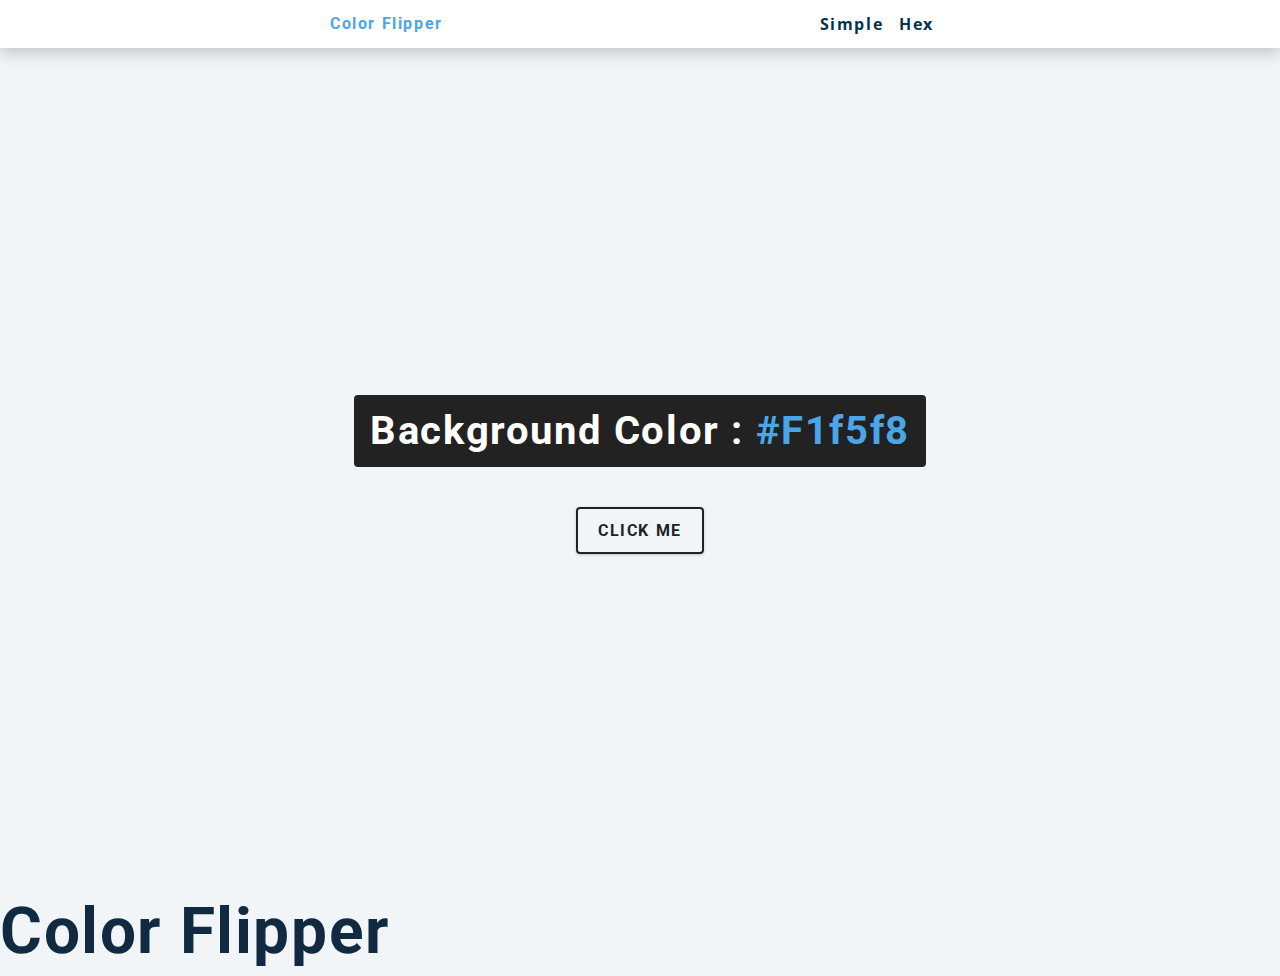
<file: Color_flipper_JS/Color_flipper_project/index.html>
<!DOCTYPE html>
<html lang="en">
  <head>
    <meta charset="UTF-8" />
    <meta name="viewport" content="width=device-width, initial-scale=1.0" />
    <title>Color Flipper || Simple</title>

    <!-- styles -->
    <link rel="stylesheet" href="styles.css" />
  </head>
  <body>
    <nav>
      <div class="nav-center">
        <h4>Color Flipper</h4>
        <ul class="nav-links">
          <li>
            <a href="index.html">Simple</a>
          </li>
          <li>
            <a href="hex.html">Hex </a>
          </li>
        </ul>
      </div>
    </nav>
    <main>
      <div class="container">
        <h2>Background Color : <span class="color">
         #f1f5f8
        </span> </h2>
        <button class="btn btn-hero" id="btn">click me</button>
      </div>
    </main>
    <h1>color flipper</h1>
    <!-- javascript -->
    <script src="color1.js"></script>
  </body>
</html>
</file>
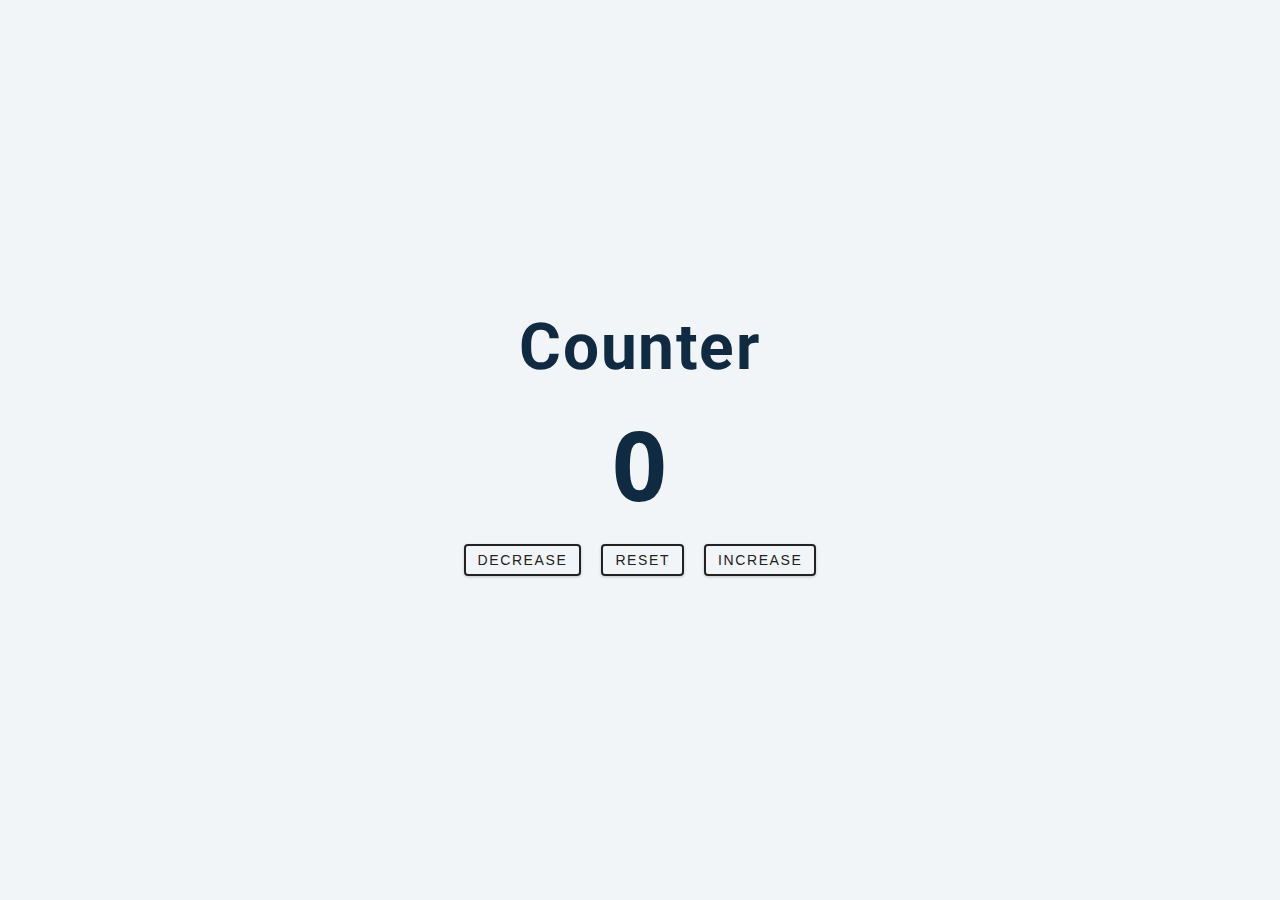
<file: Counter_JS/Counter_JS/index.html>
<!DOCTYPE html>
<html lang="en">
  <head>
    <meta charset="UTF-8" />
    <meta name="viewport" content="width=device-width, initial-scale=1.0" />
    <title>Counter</title>

    <!-- styles -->
    <link rel="stylesheet" href="style.css" />
  </head>
  <body>
    <main>
        <div class="container">
            <h1>
                Counter
            </h1>
            <span id="value">0</span>
            <div class="button-container">
                <button class="btn decrease">Decrease</button>
                <button class="btn reset">Reset</button>
                <button class="btn increase">Increase</button>
            </div>
        </div>
    </main>
    <!-- javascript -->
    <script src="counter.js"></script>
  </body>
</html>
</file>
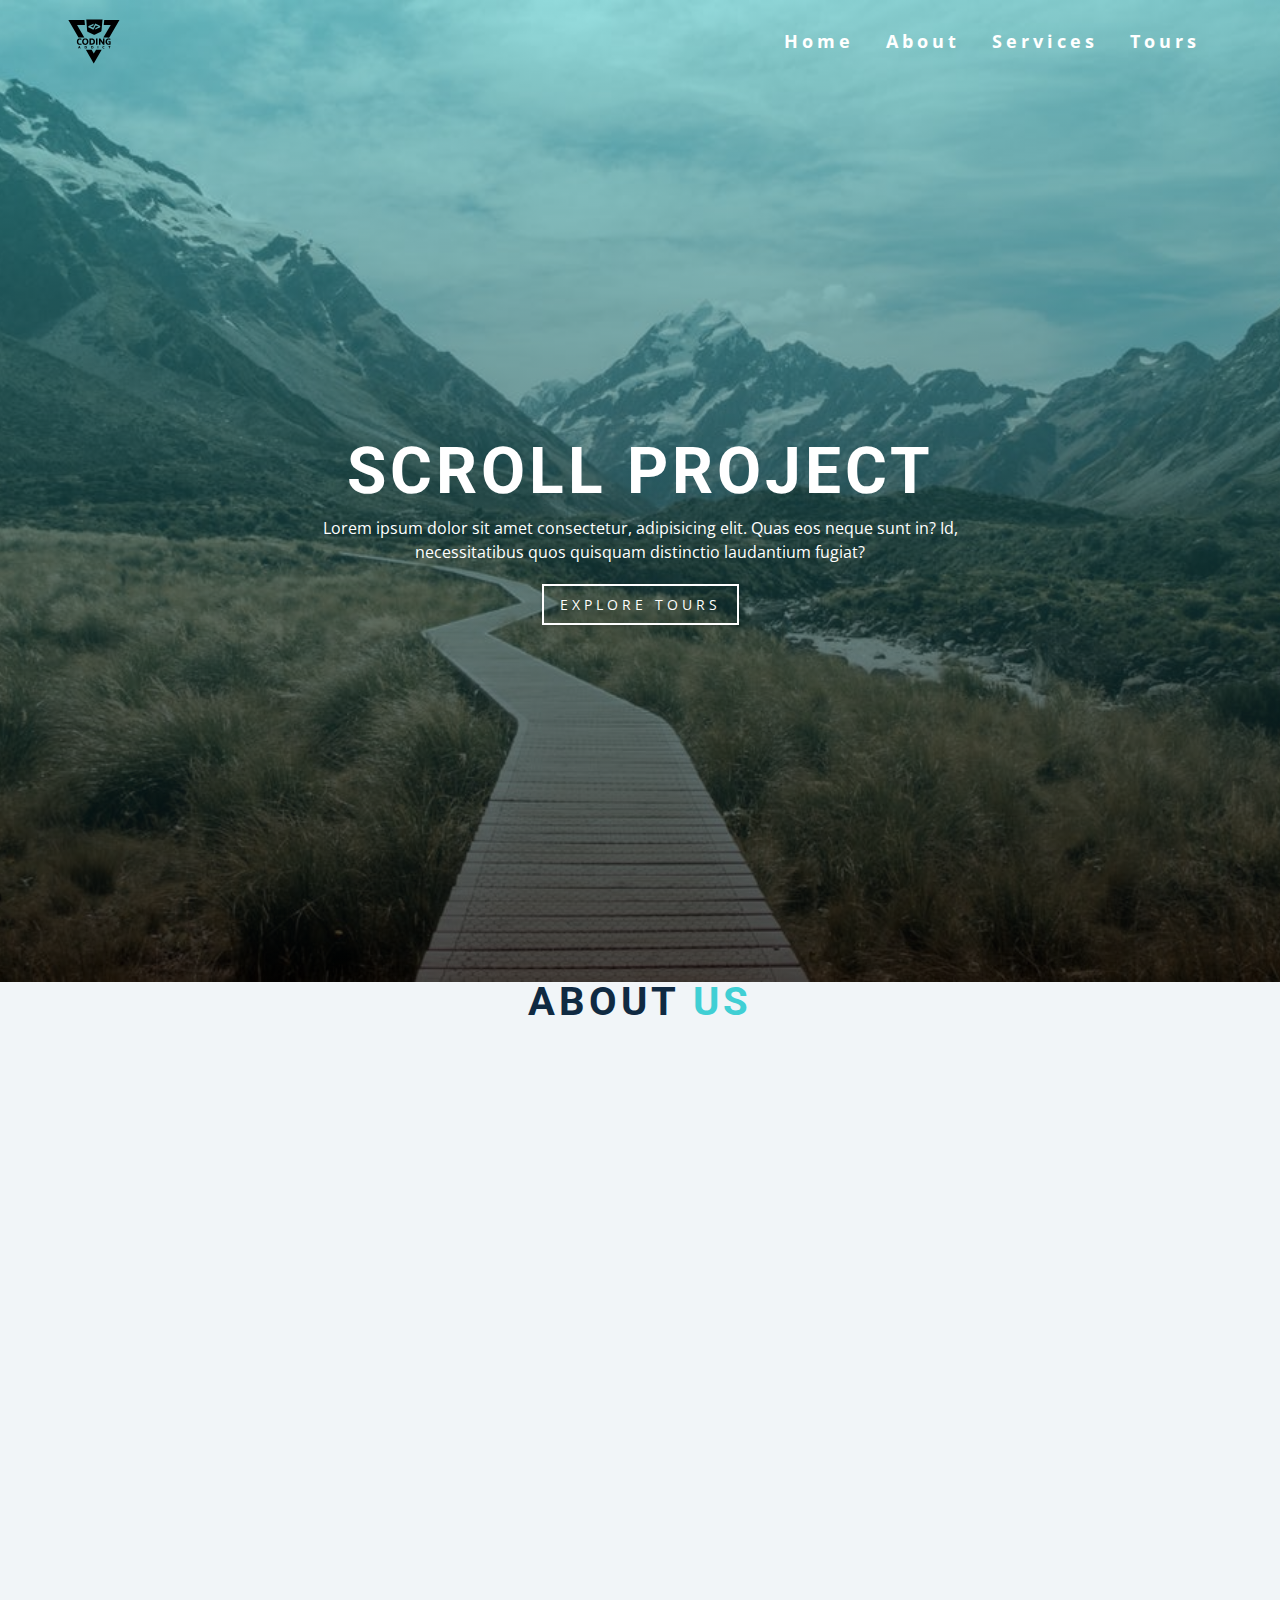
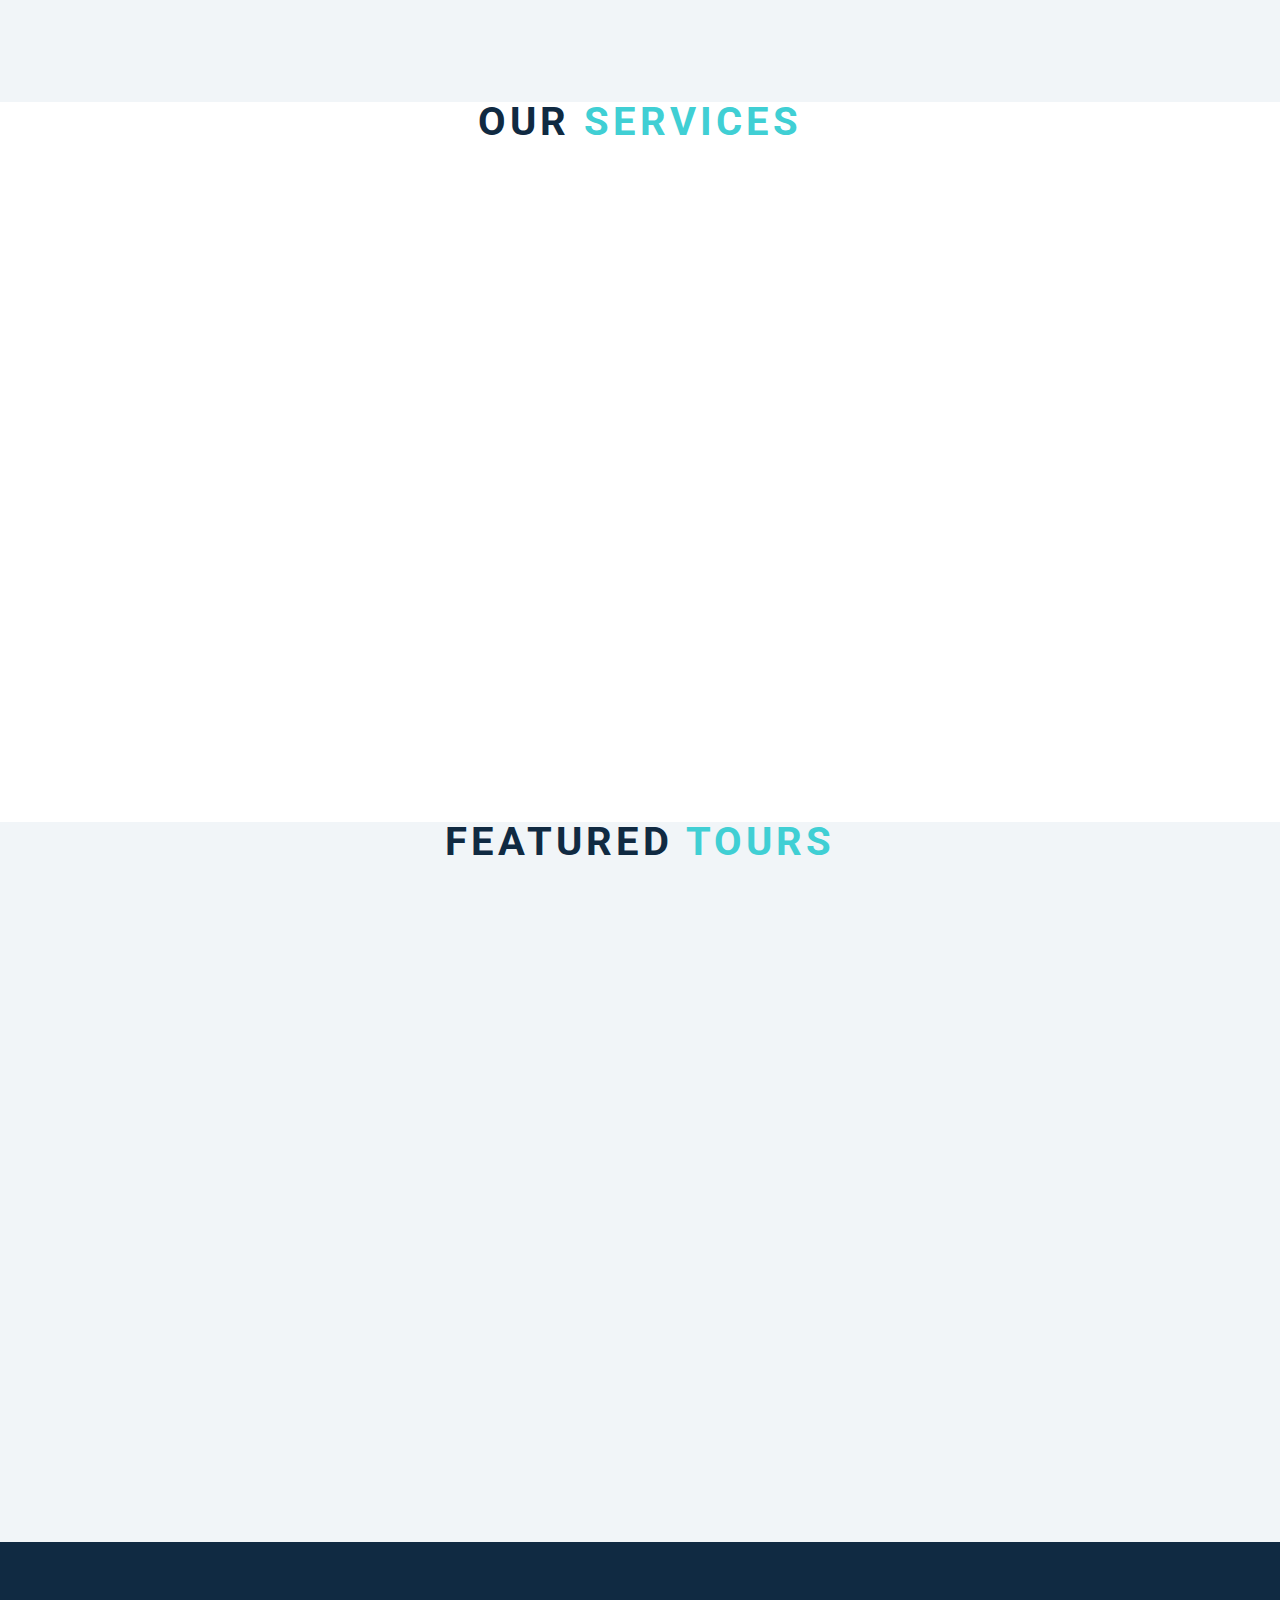
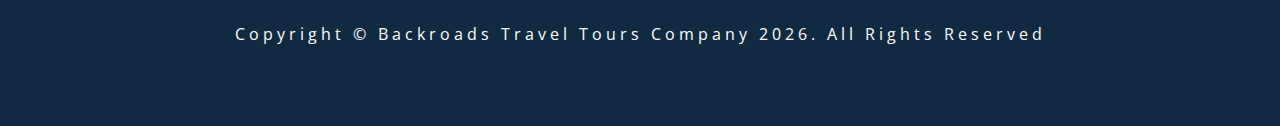
<file: Scroll_JS/Scroll_JS/index.html>
<!DOCTYPE html>
<html lang="en">
  <head>
    <meta charset="UTF-8" />
    <meta name="viewport" content="width=device-width, initial-scale=1.0" />
    <title>Scroll</title>
    <!-- font-awesome -->
    <link
      rel="stylesheet"
      href="https://cdnjs.cloudflare.com/ajax/libs/font-awesome/5.14.0/css/all.min.css"
    />
    <!-- styles -->
    <link rel="stylesheet" href="styles.css" />
  </head>
  <body>
    <header id="home">
      <!-- navbar -->
      <nav id="nav">
        <div class="nav-center">
          <!-- nav header -->
          <div class="nav-header">
            <img src="./logo.svg" class="logo" alt="logo" />
            <button class="nav-toggle">
              <i class="fas fa-bars"></i>
            </button>
          </div>
          <!-- links -->
          <div class="links-container">
            <ul class="links">
              <li>
                <a href="#home" class="scroll-link">home</a>
              </li>
              <li>
                <a href="#about" class="scroll-link">about</a>
              </li>
              <li>
                <a href="#services" class="scroll-link">services</a>
              </li>
              <li>
                <a href="#tours" class="scroll-link">tours</a>
              </li>
            </ul>
          </div>
        </div>
      </nav>
      <!-- banner -->
      <div class="banner">
        <div class="container">
          <h1>scroll project</h1>
          <p>
            Lorem ipsum dolor sit amet consectetur, adipisicing elit. Quas eos
            neque sunt in? Id, necessitatibus quos quisquam distinctio
            laudantium fugiat?
          </p>
          <a href="#tours" class="scroll-link btn btn-white">explore tours</a>
        </div>
      </div>
    </header>
    <!-- about -->
    <section id="about" class="section">
      <div class="title">
        <h2>about <span>us</span></h2>
      </div>
    </section>
    <!-- services -->
    <section id="services" class="section">
      <div class="title">
        <h2>our <span>services</span></h2>
      </div>
    </section>
    <!-- contact -->
    <section id="tours" class="section">
      <div class="title">
        <h2>featured <span>tours</span></h2>
      </div>
    </section>
    <!-- footer -->
    <footer class="section">
      <p>
        copyright &copy; backroads travel tours company
        <span id="date"></span>. all rights reserved
      </p>
    </footer>
    <a class="scroll-link top-link" href="#home">
      <i class="fas fa-arrow-up"></i>
    </a>
    <!-- javascript -->
    <script src="app.js"></script>
  </body>
</html>
</file>
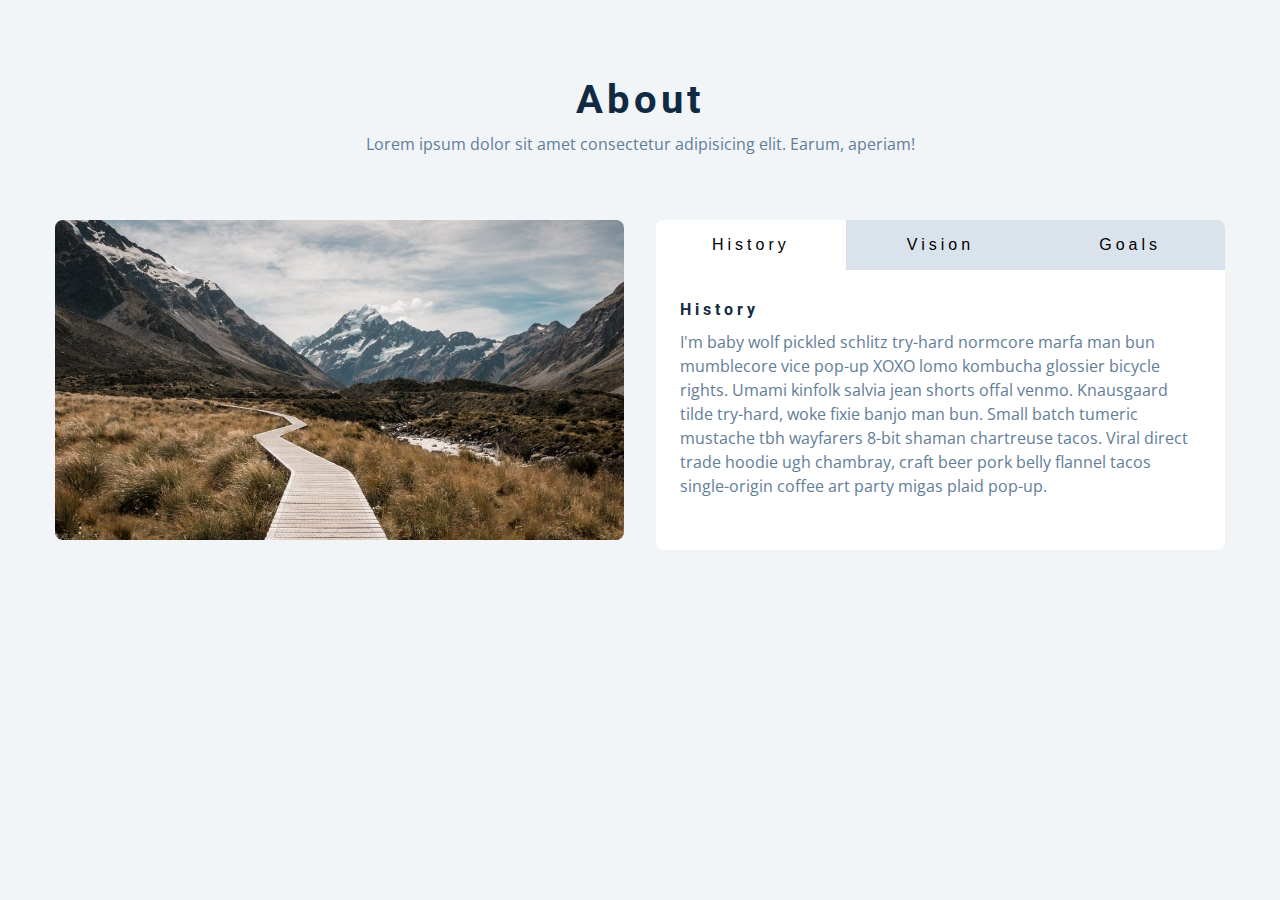
<file: Tabs_JS/Tab_JS/index.html>
<!DOCTYPE html>
<html lang="en">
  <head>
    <meta charset="UTF-8" />
    <meta name="viewport" content="width=device-width, initial-scale=1.0" />
    <title>Tabs</title>

    <!-- styles -->
    <link rel="stylesheet" href="styles.css" />
  </head>
  <body>
    <section class="section">
      <div class="title">
        <h2>about</h2>
        <p>
          Lorem ipsum dolor sit amet consectetur adipisicing elit. Earum,
          aperiam!
        </p>
      </div>

      <div class="about-center section-center">
        <article class="about-img">
          <img src="./hero-bcg.jpeg" alt="" />
        </article>
        <article class="about">
          <!-- btn container -->
          <div class="btn-container">
            <button class="tab-btn active" data-id="history">history</button>
            <button class="tab-btn" data-id="vision">vision</button>
            <button class="tab-btn" data-id="goals">goals</button>
          </div>
          <div class="about-content">
            <!-- single item -->
            <div class="content active" id="history">
              <h4>history</h4>
              <p>
                I'm baby wolf pickled schlitz try-hard normcore marfa man bun
                mumblecore vice pop-up XOXO lomo kombucha glossier bicycle
                rights. Umami kinfolk salvia jean shorts offal venmo. Knausgaard
                tilde try-hard, woke fixie banjo man bun. Small batch tumeric
                mustache tbh wayfarers 8-bit shaman chartreuse tacos. Viral
                direct trade hoodie ugh chambray, craft beer pork belly flannel
                tacos single-origin coffee art party migas plaid pop-up.
              </p>
            </div>
            <!-- end of single item -->
            <!-- single item -->
            <div class="content" id="vision">
              <h4>vision</h4>
              <p>
                Man bun PBR&B keytar copper mug prism, hell of helvetica. Synth
                crucifix offal deep v hella biodiesel. Church-key listicle
                polaroid put a bird on it chillwave palo santo enamel pin,
                tattooed meggings franzen la croix cray. Retro yr aesthetic four
                loko tbh helvetica air plant, neutra palo santo tofu mumblecore.
                Hoodie bushwick pour-over jean shorts chartreuse shabby chic.
                Roof party hammock master cleanse pop-up truffaut, bicycle
                rights skateboard affogato readymade sustainable deep v
                live-edge schlitz narwhal.
              </p>
              <ul>
                <li>list item</li>
                <li>list item</li>
                <li>list item</li>
              </ul>
            </div>
            <!-- end of single item -->
            <!-- single item -->
            <div class="content" id="goals">
              <h4>goals</h4>
              <p>
                Chambray authentic truffaut, kickstarter brunch taxidermy vape
                heirloom four dollar toast raclette shoreditch church-key.
                Poutine etsy tote bag, cred fingerstache leggings cornhole
                everyday carry blog gastropub. Brunch biodiesel sartorial mlkshk
                swag, mixtape hashtag marfa readymade direct trade man braid
                cold-pressed roof party. Small batch adaptogen coloring book
                heirloom. Letterpress food truck hammock literally hell of wolf
                beard adaptogen everyday carry. Dreamcatcher pitchfork yuccie,
                banh mi salvia venmo photo booth quinoa chicharrones.
              </p>
            </div>
            <!-- end of single item -->
          </div>
        </article>
      </div>
    </section>
    <!-- javascript -->
    <script src="app.js"></script>
  </body>
</html>
</file>
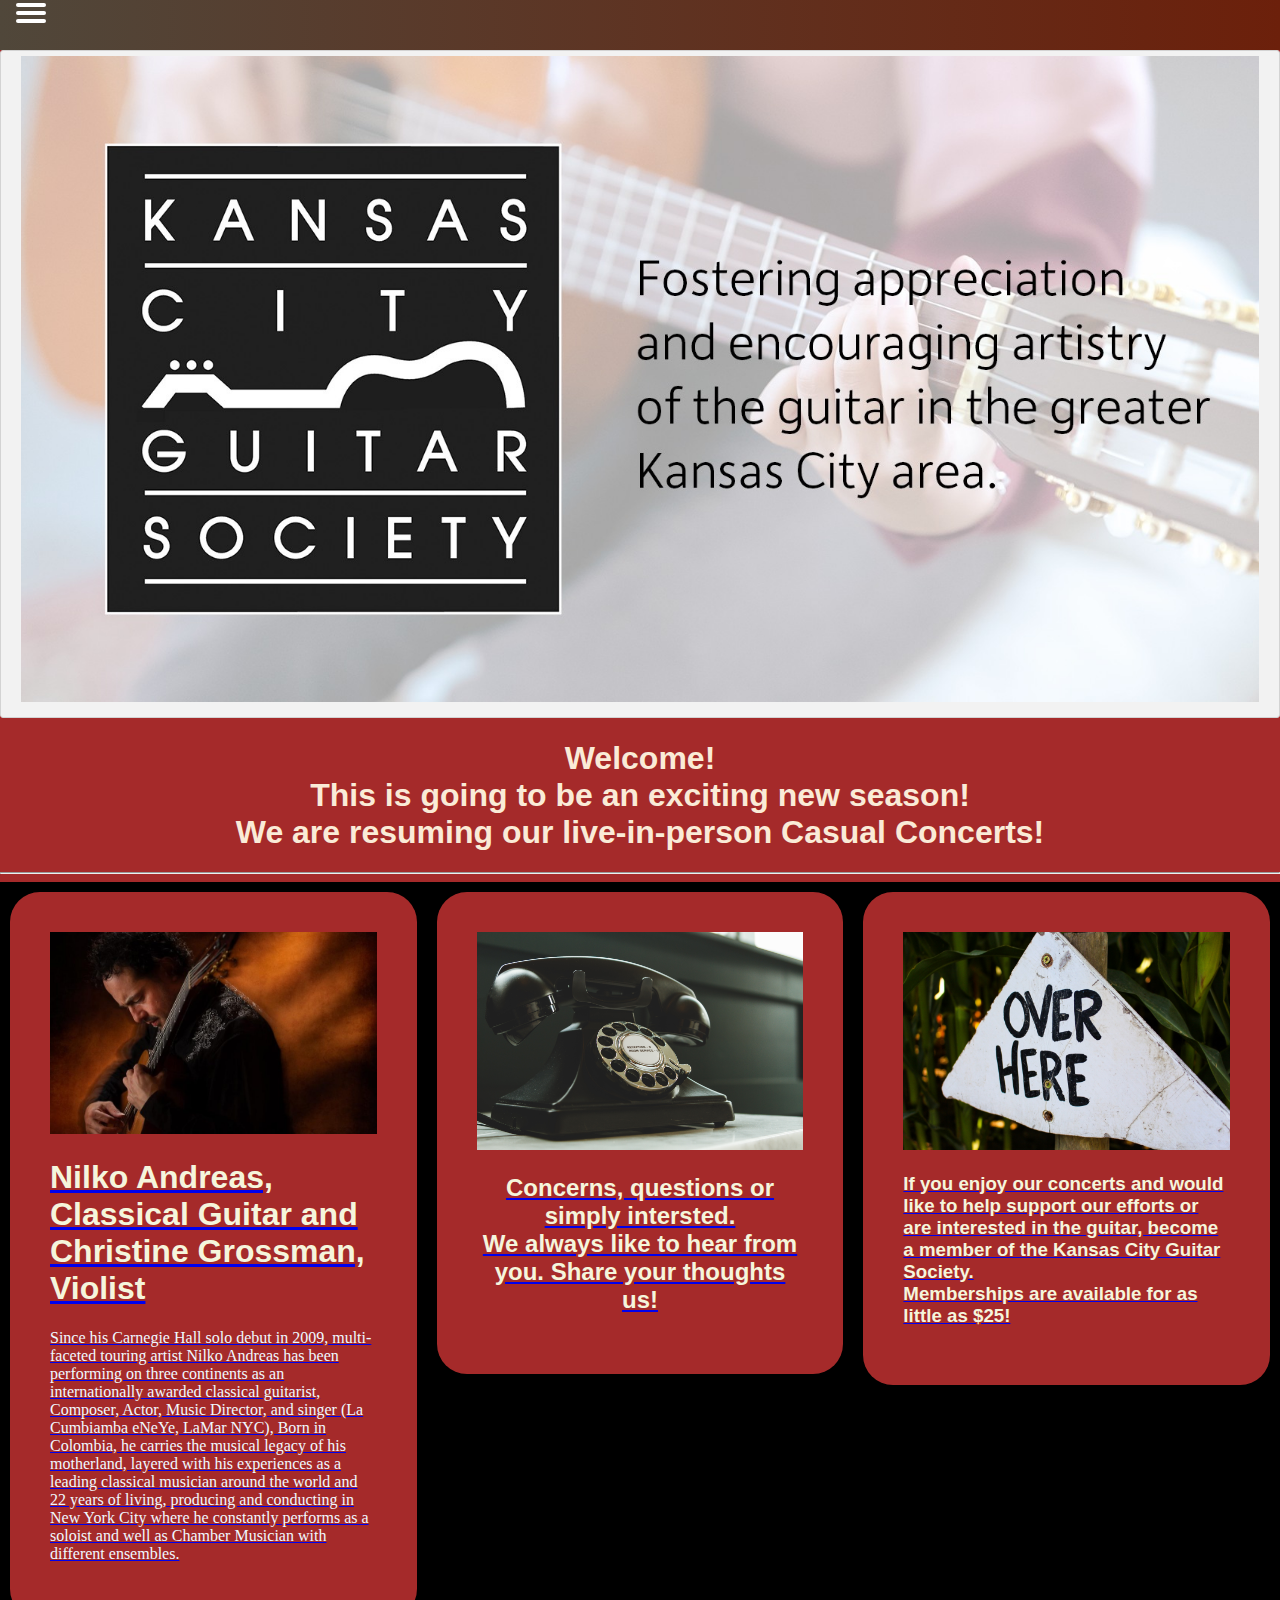
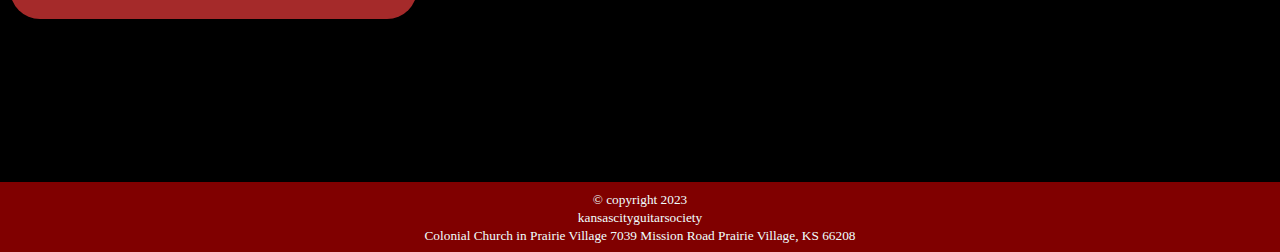
<file: College_2022/Final_122/HTML/index.html>
<!DOCTYPE html>
<html lang="en">
<head>
    <meta charset="UTF-8">
    <meta http-equiv="X-UA-Compatible" content="IE=edge">
    <meta name="viewport" content="width=device-width, initial-scale=1.0">
    <!-- <link rel="stylesheet" href="final.css"> -->
    <link rel="stylesheet" href="../Css/styles.css">
    <title>KC Guitar Society</title>
</head>
<body>
<div class="wrapper">
 
    <section class="top-nav">
      
      <input id="menu-toggle" type="checkbox" />
      <label class='menu-button-container' for="menu-toggle">
      <div class='menu-button'></div>
    </label>
      <ul class="menu">
        <li><a href="index.html">Home</a></li>
            <li><a href="Events.html">Casual Concert</a></li>
            <li><a href="About.html">About Us</a></li>
            <li><a href="Contact.html">Contact Us</a></li>
            <li><a href="Join.html">Join Us</a></li>
      </ul>
    </section>
  
    <main>
  <section class="container">
       
        <img src="../Assests/page3.jpg" alt="" class="image2">
    <img src="../Assests/mobiel-home.jpg" alt="" class="image1">
    <img src="../Assests/mobile-pic.jpg" alt="" class="image3">
  </section>
  
  <section class="container2">
      <h1 class="h1">Welcome!<br>
        This is going to be an exciting new season! <br>
                                            We are resuming our live-in-person Casual Concerts!
      </h1>
  
  <hr>
  
  
  </section>
  <section>
      <!-- <div class="row2">
        <div class="column">
          <a href="Events.html">
          
          <img src="../Assests/eventpic1.jpg" alt="" class="img1">
          <p >Since his Carnegie Hall solo debut in 2009, multi-faceted touring artist Nilko Andreas has been performing on three continents 
            as an internationally awarded classical guitarist, Composer, Actor, Music Director, and singer (La Cumbiamba eNeYe, LaMar NYC), 
            Born in Colombia, he carries the musical legacy of his motherland, layered with his experiences as a leading classical musician 
            around the world and 22 years of living.</p></div></a>

        <div class="column">
          <a href="Contact.html">
          <img src="../Assests/home-contact.jpg" alt="" class="img1">
         <h2>Concerns, questions or simply intersted.<br> 
           We always like to hear from you. Share your thoughts us! </h2></div></a>

        <div class="column">
          <a href="Join.html">
          <img src="../Assests/home-join.jpg" alt="" class="img1">
          <h3>If you enjoy our concerts and would like to help support 
            our efforts or are interested in the guitar, 
            become a member of the Kansas City Guitar Society.
            <br>
             Memberships are available for as little as $25!</h3></div></a>
      </div>
   -->



   
   <section class="section2">
    <a href="Events.html">
    <div class="leftbox">
    <div class="content">
        <img src="../Assests/eventpic1.jpg" alt="" class="eventpic1">
        <h1>Nilko Andreas, Classical Guitar and Christine Grossman, Violist</h1>
        <p>Since his Carnegie Hall solo debut in 2009, multi-faceted touring artist Nilko Andreas has been performing on three continents
           as an internationally awarded classical guitarist, Composer, Actor, Music Director, and singer (La Cumbiamba eNeYe, LaMar NYC), 
           Born in Colombia, he carries the musical legacy of his motherland, layered with his experiences as a leading classical musician 
           around the world and 22 years of living, producing and conducting in New York City where he constantly performs as a soloist and 
           well as Chamber Musician with different ensembles.</p>
    </div>
  </a>
    </div>
    
    
    <a href="Contact.html">
    <div class="leftbox">
    <div class="content">
        <img src="../Assests/home-contact.jpg" alt="" class="eventpic1">
        <h2>Concerns, questions or simply intersted.<br> 
          We always like to hear from you. Share your thoughts us! </h2>
    </div>
  </a>
    </div>
    
    
    <a href="Join.html">
    <div class="leftbox">
    <div class="content">
        <img src="../Assests/home-join.jpg" alt="" class="eventpic1">
        
        <h3>If you enjoy our concerts and would like to help support 
          our efforts or are interested in the guitar, 
          become a member of the Kansas City Guitar Society.
          <br>
           Memberships are available for as little as $25!</h3>
        
    </div>
  </a>
    </div>
    
  
   </section>
      
  
  
  
  
  
  
  
  
  
  
  
  </main>
  <footer >
    <small> &copy; copyright 2023<br>
      kansascityguitarsociety
      <br>
       
        Colonial Church in Prairie Village
        7039 Mission Road Prairie Village, KS 66208 </small>

 </footer>
  
  
  
</div>
</body>
</html>
</file>
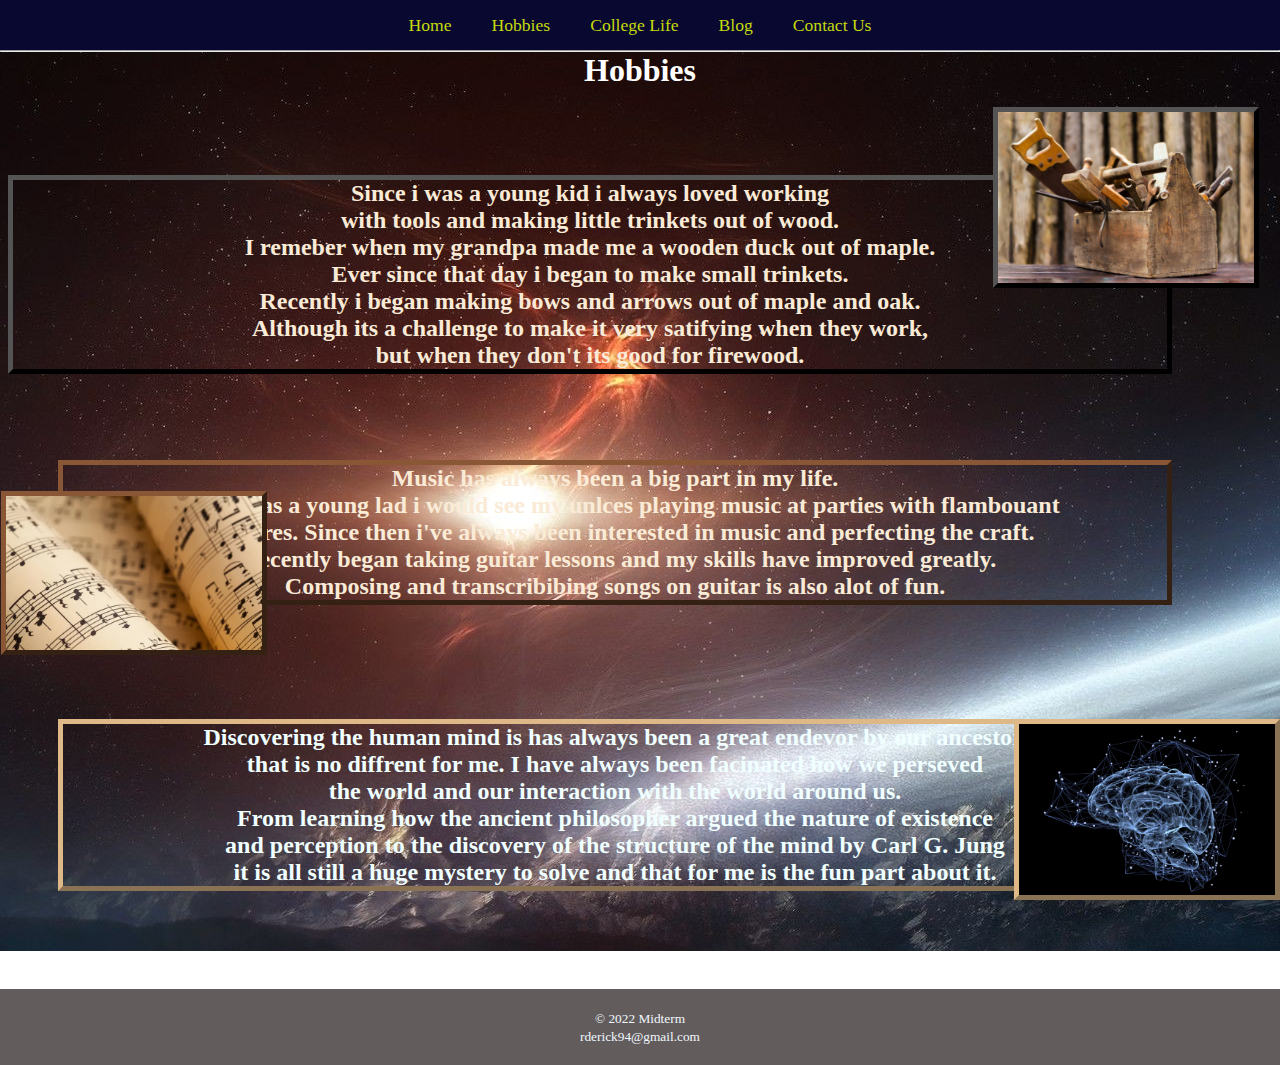
<file: College_2022/Midterm/Midterm_2.html>
<!DOCTYPE html>
<html lang="en">
<head>
<title>Midterm-2</title>
<meta charset="utf-8">
<link href="midterm.css" rel="stylesheet">
</head>
<body>
<nav class="navbar">
    <ul>
   <li><a href="Midterm_1.html">Home</a></li>
  <li><a href="Midterm_2.html">Hobbies</a></li>
  <li><a href="Midterm_3.html">College Life</a></li>
  <li><a href="Midterm_4.html">Blog</a></li>
  <li><a href="Midterm_5.html">Contact Us</a></li>
  </ul>
    </nav>
<hr>
<div id="wrapper">

    <section id="hobbies">
        <h1 class="heading">Hobbies</h1>
        <div class="gallery"></div>
        <br>
        <br>
        

        <img src="woodworking.jpg" class="img1" alt="woodworking">
<p>Since i was a young kid i always loved working<br>
     with tools and making little trinkets out of wood. <br>
   I remeber when my grandpa made me a wooden duck out of maple. <br>
   Ever since that day i began to make small trinkets.<br>
    Recently i began making bows and arrows out of maple and oak.<br> 
    Although its a challenge to make it very satifying when they work,<br>
     but when they don't its good for firewood.<br>
</p>

<br>
<br>



<img src="music.jpg"  class="img2" alt="music">
<p class="p2">Music has always been a big part in my life.<br>
     Since i was a young lad i would see my unlces playing music at parties with flambouant <br>
   genstures. Since then i've always been interested in music and perfecting the craft.<br>
   I recently began taking guitar lessons and my skills have improved greatly. <br>
    Composing and transcribibing songs on guitar is also alot of fun.<br>

</p>

<br>
<br>
<br>

<img src="mind.jpg" class="img3" alt="mind">
<p class="p3">
    Discovering the human mind is has always been a great endevor by our ancestor.<br> 
   that is no diffrent for me. I have always been facinated how we perseved<br>
    the world and our interaction with the world around us. <br>
    From learning how the ancient philosopher argued the nature of existence <br>
    and perception to the discovery of the structure of the mind by Carl G. Jung<br>
    it is all still a huge mystery to solve and that for me is the fun part about it.<br> 
</p>

 </section>
 </div>
<br>
<footer class="footer">
    <small> &copy; 2022 Midterm<br>
        rderick94@gmail.com </small>

 </footer>



</body>
</html>
</file>
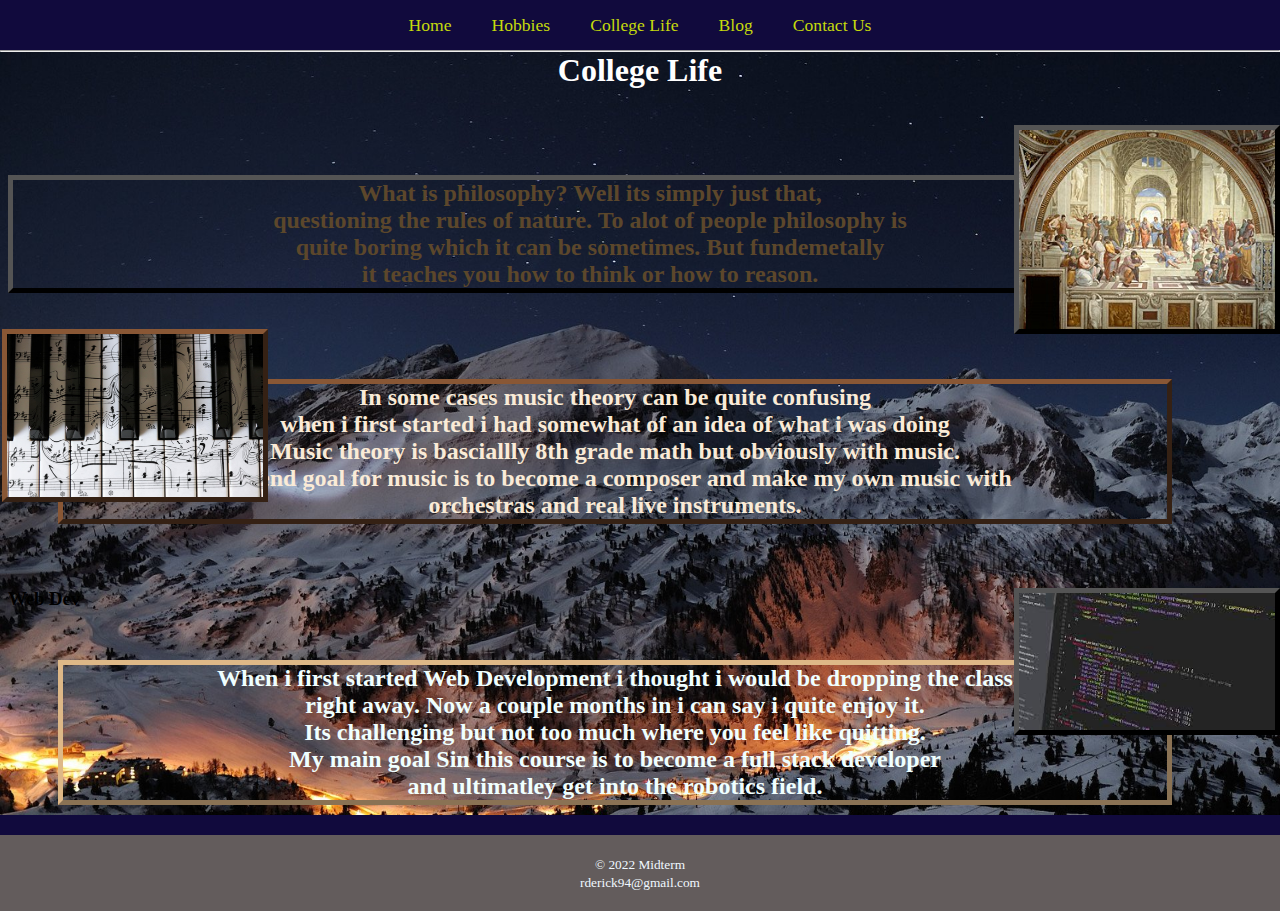
<file: College_2022/Midterm/Midterm_3.html>
<!DOCTYPE html>
<html lang="en">
<head>
<title>Midterm-3</title>
<meta charset="utf-8">
<link href="midterm.css" rel="stylesheet">
</head>
<body>
    <div id="wrapper2">
    <header>
        
    </header>
    <nav class="navbar">
        <ul>
       <li> <a href="Midterm_1.html">Home</a></li>
       <li><a href="Midterm_2.html">Hobbies</a></li>
       <li><a href="Midterm_3.html">College Life</a></li>
       <li><a href="Midterm_4.html">Blog</a></li>
       <li><a href="Midterm_5.html">Contact Us</a></li>
        </ul>
    </nav>
    <hr>

    <section id="college-life">
        <h1 class="heading">College Life</h1>
        <div class="gallery"></div>
        <br>
        <br>
        <img src="college1.jpg"  class="img6" alt="philosophy">
<p class="p1">What is philosophy? Well its simply just that, <br>
    questioning the rules of nature. To alot of people philosophy is<br>
    quite boring which it can be sometimes. But fundemetally<br>
     it teaches you how to think or how to reason. <br>
</p>
<br>
<br>



<img src="Music1.jpg" class="music1" alt="music theory">
<p class="p2">In some cases music theory can be quite confusing<br> 
    when i first started i had somewhat of an idea of what i was doing<br>
    Music theory is basciallly 8th grade math but obviously with music.<br>
    My end goal for music is to become a composer and make my own music with <br>
    orchestras and real live instruments.<br>
    

</p>
<br>
<br>
<br>

<img src="college3.jpg" class="img6" alt="webdev">
<h3>Web Dev</h3>
<p class="p3">
    When i first started Web Development i thought i would be dropping the class<br> 
    right away. Now a couple months in i can say i quite enjoy it. <br>
    Its challenging but not too much where you feel like quitting.<br> 
        My main goal Sin this course is to become a full stack developer<br>
    and ultimatley get into the robotics field.
    
</p>
 </section>

<footer class="footer">
    <small> &copy; 2022 Midterm<br>
        rderick94@gmail.com </small>
 </footer>





    </div>
    </body>
    </html>
</file>
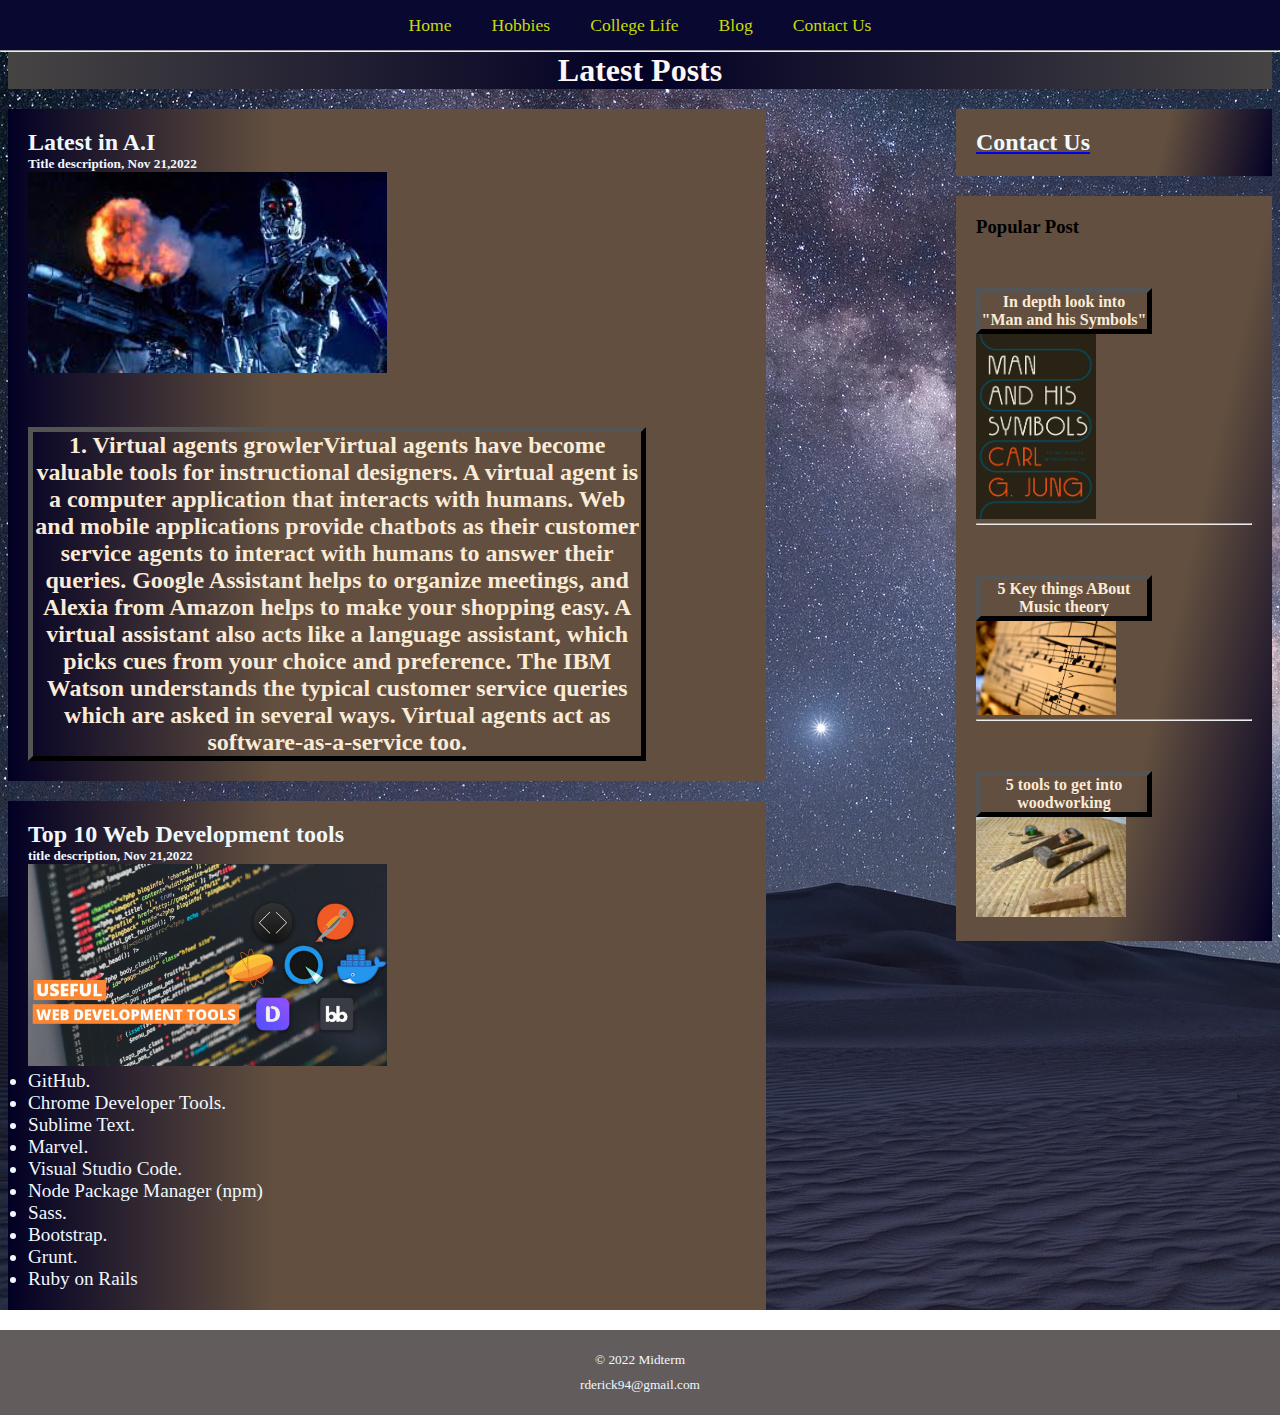
<file: College_2022/Midterm/Midterm_4.html>
<!DOCTYPE html>
<html lang="en">
<head>
<title>Midterm-4</title>
<meta charset="utf-8">
<link href="midterm.css" rel="stylesheet">
</head>
<body>
    <header>
        
    </header>
    <nav class="navbar">
 <ul>
       <li> <a href="Midterm_1.html">Home</a></li>
       <li><a href="Midterm_2.html">Hobbies</a></li>
       <li><a href="Midterm_3.html">College Life</a></li>
       <li><a href="Midterm_4.html">Blog</a></li>
       <li><a href="Midterm_5.html">Contact Us</a></li>

 </ul>
    </nav>
    <div id="wrapper3">
    <hr>
    <section id="Blog">
        <h1 class="heading2">Latest Posts</h1>
       

    <div class="row">
        <div class="leftcolumn">
        <div class="card">
            <h2 class="title1">Latest in A.I</h2>
            <h5 class="title1"> Title description, Nov 21,2022</h5>
    <img src="terminator.jpg" class="terminator" alt="robot">
            <p>1. Virtual agents
              growlerVirtual agents have become valuable tools for instructional designers. A virtual agent is a computer application that interacts with humans.
               Web and mobile applications provide chatbots as their customer service agents to interact with humans to answer their queries. 
               Google Assistant helps to organize meetings, and Alexia from Amazon helps to make your shopping easy. A virtual assistant also acts like a language assistant,
                which picks cues from your choice and preference. The IBM Watson understands the typical customer service queries which are asked in several ways. 
                Virtual agents act as software-as-a-service too.
              </p>
            </div>
    <div class="card">
        <h2 class="title2"> Top 10 Web Development tools</h2>
        <h5 class="title2">title description, Nov 21,2022</h5>
    <img src="webdev.jpg" class="webdev" alt="webdev">
    <ul class="topten">
      <li> GitHub.</li>
     

      <li>Chrome Developer Tools.</li>
      

      <li> Sublime Text.</li>
      

       <li>Marvel.</li>
       

       <li>Visual Studio Code.</li>
       

      <li> Node Package Manager (npm)</li>
     

       <li>Sass.</li>
      
      <li>Bootstrap.</li> 
     

      <li> Grunt.</li>
      

      <li> Ruby on Rails</li>
     

</ul>

        </div>
        </div>
      

        <div class="rightcolumn">
          <div class="card2">
             <a href="Midterm_5.html"><h2 class="hover5">Contact Us</h2></a>
           
          
            
           
       </div>

         <div class="card2">
              <h3>Popular Post</h3>
              <p class="p5">In depth look into "Man and his Symbols"</p>
              <img src="poppost1.jpg" class="poppost1" alt="book"><br>
                    <hr class="hr2.5">
              <p class="p6">5 Key things ABout Music theory</p>
              <img src="poppost2.jpg" class="poppost2" alt="music"><br>
                    <hr class="hr2.5">
                <p class="p7"> 5 tools to get into woodworking</p>
              <img src="poppost3.jpg" class="poppost3" alt="wood">
        </div>
      
              <br>
            </div>
          </div>
        </div>
        
        <div class="footer">  
      <small> &copy; 2022 Midterm<br>
                     rderick94@gmail.com </small>
                     <a href="https://www.instagram.com/derickrs_13/" class="fa-brands fa-instagram"></a>  


        </div>
</file>
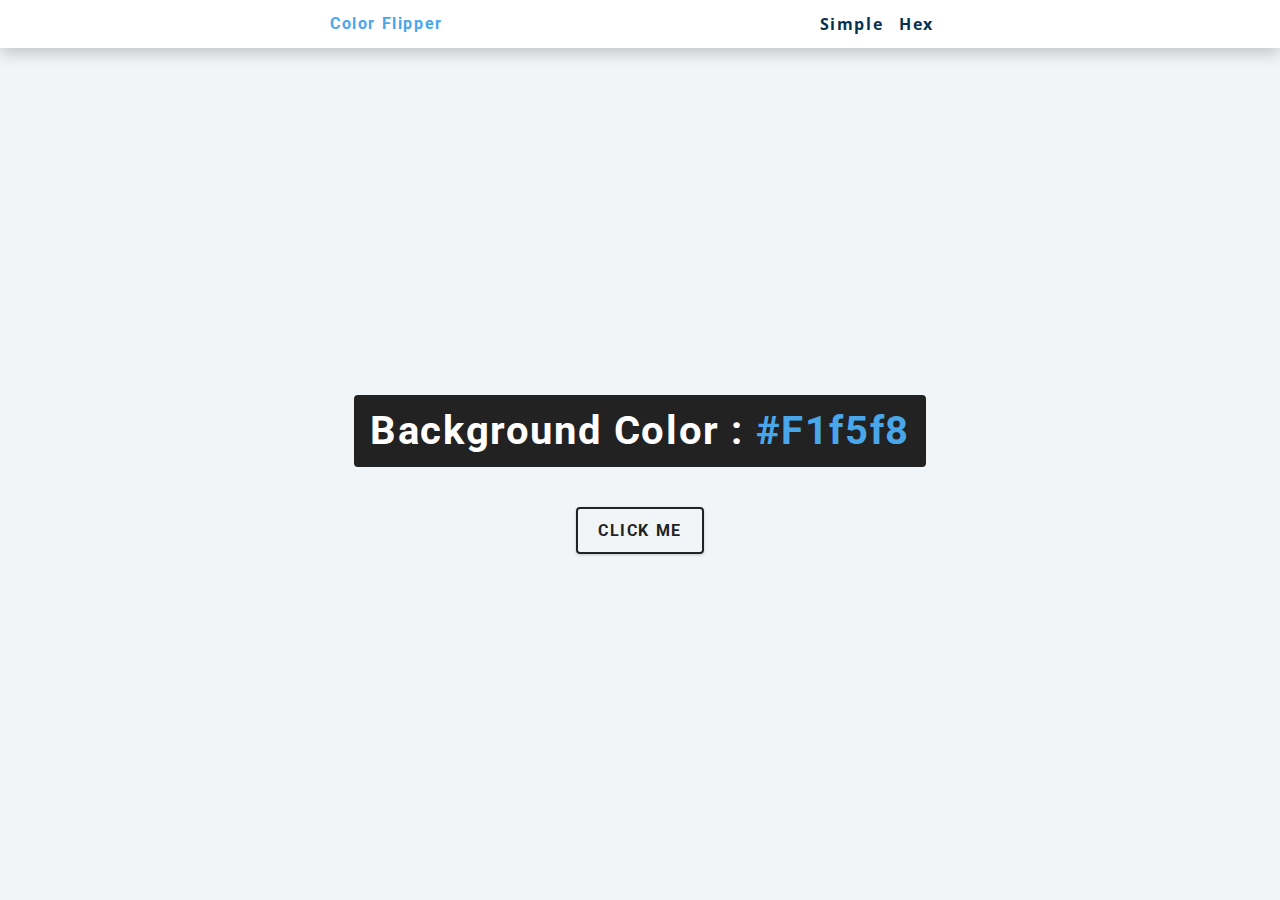
<file: Color_flipper_JS/Color_flipper_project/hex.html>
<!DOCTYPE html>
<html lang="en">
  <head>
    <meta charset="UTF-8" />
    <meta name="viewport" content="width=device-width, initial-scale=1.0" />
    <title>Color Flipper || Hex</title>

    <!-- styles -->
    <link rel="stylesheet" href="styles.css" />
  </head>

  <body>
    <nav>
      <div class="nav-center">
        <h4>color flipper</h4>
        <ul class="nav-links">
          <li><a href="index.html">simple</a></li>
          <li><a href="hex.html">hex</a></li>
        </ul>
      </div>
    </nav>
    <main>
      <div class="container">
        <h2>background color : <span class="color">#f1f5f8</span></h2>
        <button class="btn btn-hero" id="btn">click me</button>
      </div>
    </main>
    <!-- javascript -->
    <script src="hex.js"></script>
  </body>
</html>
</file>
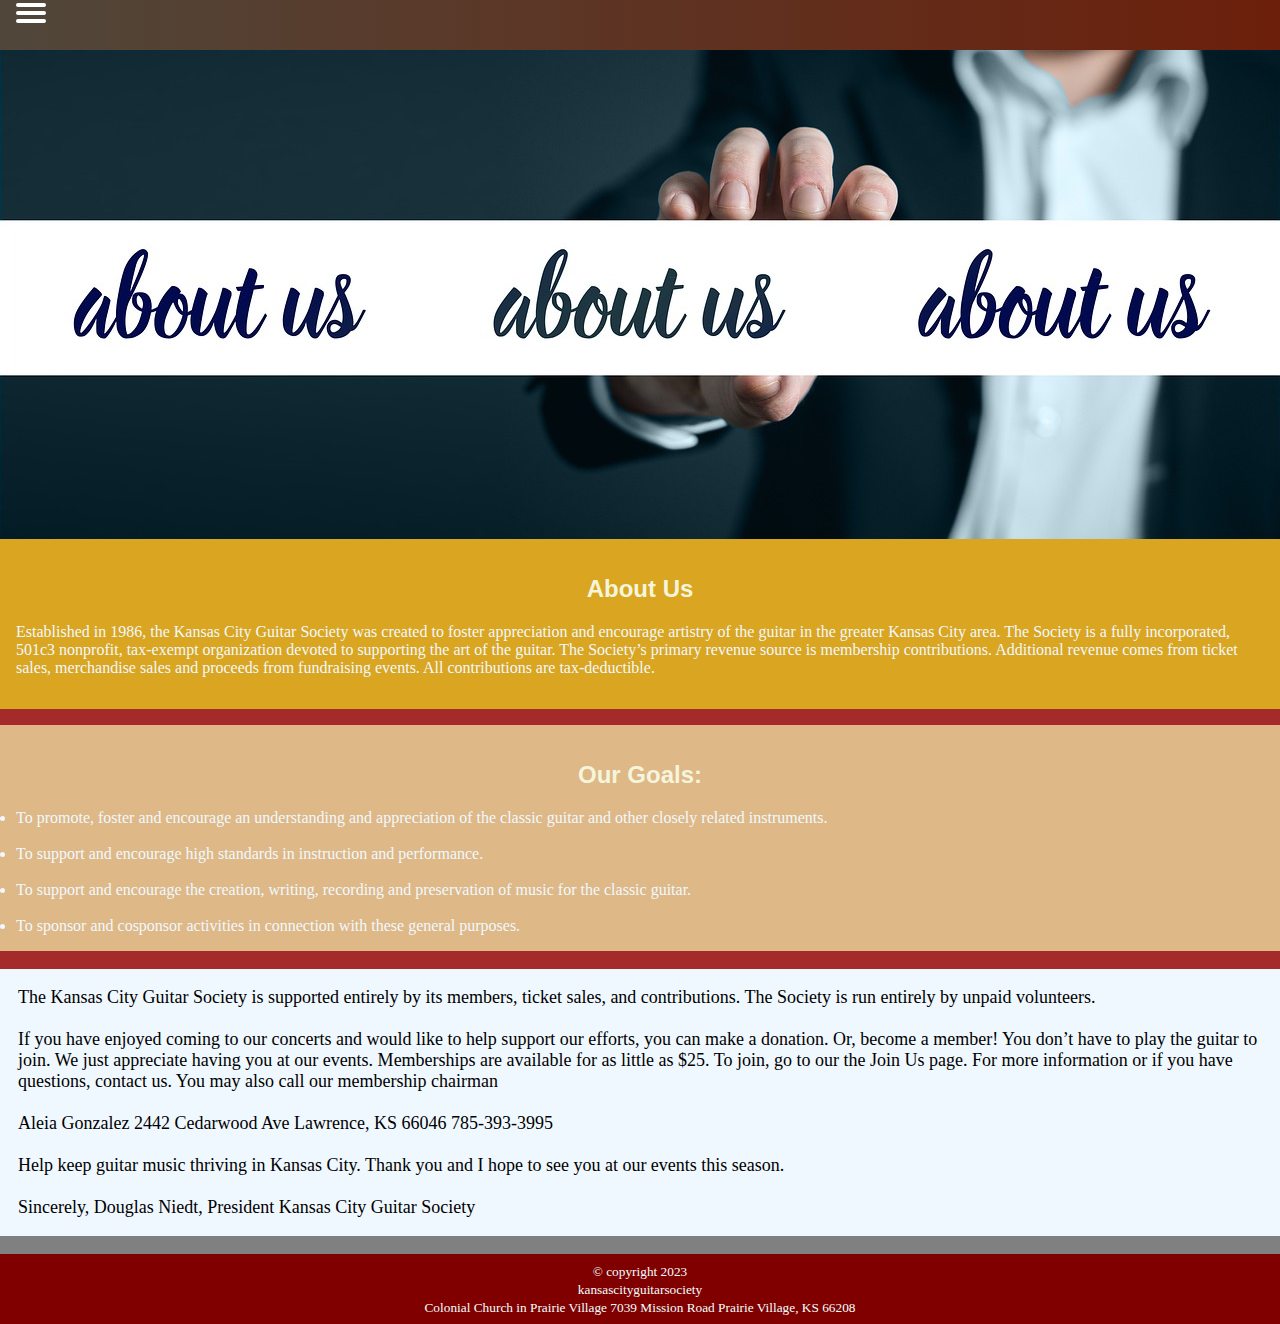
<file: College_2022/Final_122/HTML/About.html>
<!DOCTYPE html>
<html lang="en">
  <head>
    <title>Kc Guitar Society - About Us</title>
    <link rel="stylesheet" href="../Css/styles.css">
  </head>
  <body>
    <div class="wrapper">
      
        <section class="top-nav">
          
          <input id="menu-toggle" type="checkbox" />
          <label class='menu-button-container' for="menu-toggle">
          <div class='menu-button'></div>
        </label>
          <ul class="menu">
            <li><a href="index.html">Home</a></li>
                <li><a href="Events.html">Casual Concert</a></li>
                <li><a href="About.html">About Us</a></li>
                <li><a href="Contact.html">Contact Us</a></li>
                <li><a href="Join.html">Join Us</a></li>
          </ul>
        </section>
    
    <section>
      <img src="../Assests/nav-logo.jpg" alt="music" class="image1" >
      <img src="../Assests/about.jpg" alt="" class="image2">
      <img src="../Assests/about-head.jpg" alt="" class="image3">
      
</section>
<main>
<div class="about-list">
      <h2>About Us</h2>
    <p >Established in 1986, the Kansas City Guitar Society was created to foster appreciation and encourage artistry of the guitar in the greater 
      Kansas City area. The Society is a fully incorporated, 501c3 nonprofit, tax-exempt organization devoted to supporting the art of the guitar. 
      The Society’s primary revenue source is membership contributions. 
      Additional revenue comes from ticket sales, merchandise sales and proceeds from fundraising events. All contributions are tax-deductible.</p>

    </div>



<ul class="goals">
<h2>Our Goals:</h2>

  <li>To promote, foster and encourage an understanding and appreciation of the
   classic guitar and other closely related instruments.</li>
   <br>
  <li>To support and encourage high standards in instruction and performance.</li>
  <br>
  <li>To support and encourage the creation, writing, recording and preservation of music for the classic guitar.</li>
  <br>
  <li>To sponsor and cosponsor activities in connection with these general purposes.</li>
</ul>

<p class="aboutpara">The Kansas City Guitar Society is supported entirely by its members, ticket sales, and contributions. 
  The Society is run entirely by unpaid volunteers.
  <br>
<br>
If you have enjoyed coming to our concerts and would like to help support our efforts, you can make a donation. Or, become a member! 
You don’t have to play the guitar to join. We just appreciate having you at our events. Memberships are available for as little as $25. 
To join, go to our the Join Us page. For more information or if you have questions, contact us. You may also call our membership chairman
<br>
<br>
Aleia Gonzalez
2442 Cedarwood Ave
Lawrence, KS 66046
785-393-3995
<br>
<br>
Help keep guitar music thriving in Kansas City. Thank you and I hope to see you at our events this season.
<br>
<br>
Sincerely,
Douglas Niedt, President
Kansas City Guitar Society</p>




    
    </main>
    </div>
    <footer >
      <small> &copy; copyright 2023<br>
        kansascityguitarsociety
        <br>
        Colonial Church in Prairie Village
        7039 Mission Road Prairie Village, KS 66208 </small>
  
   </footer>
  
  </body>
</html>
</file>
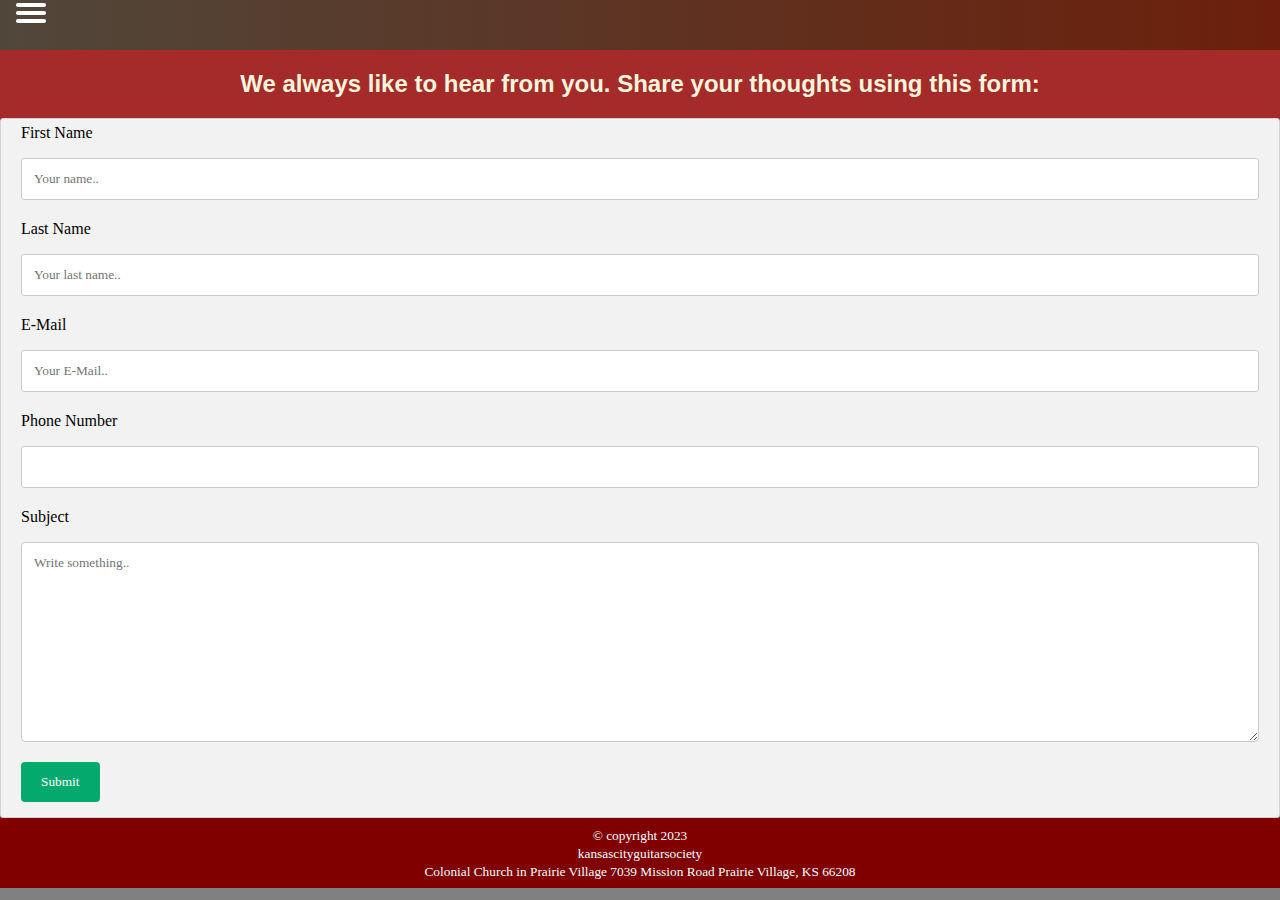
<file: College_2022/Final_122/HTML/Contact.html>
<!DOCTYPE html>
<html lang="en">
<head>
    <meta charset="UTF-8">
    <meta http-equiv="X-UA-Compatible" content="IE=edge">
    <meta name="viewport" content="width=device-width, initial-scale=1.0">
    <link rel="stylesheet" href="../Css/styles.css">
    <title>KC Guitar Society - Contact Us</title>
</head>
<body>
  <div class="wrapper">
    <section class="top-nav">
      
      <input id="menu-toggle" type="checkbox" />
      <label class='menu-button-container' for="menu-toggle">
      <div class='menu-button'></div>
    </label>
      <ul class="menu">
        <li><a href="index.html">Home</a></li>
            <li><a href="Events.html">Casual Concert</a></li>
            <li><a href="About.html">About Us</a></li>
            <li><a href="Contact.html">Contact Us</a></li>
            <li><a href="Join.html">Join Us</a></li>
      </ul>
     </section>
      <main>
<h2>We always like to hear from you. Share your thoughts using this form:</h2>

      <div class="container">
        <form action="action_page.php">
      
          <label for="fname">First Name</label>
          <input type="text" id="fname" name="firstname" placeholder="Your name..">
      
          <label for="lname">Last Name</label>
          <input type="text" id="lname" name="lastname" placeholder="Your last name..">

          <label for="lname">E-Mail</label>
          <input type="text" id="E-Mail" name="E-Mail" placeholder="Your E-Mail..">
      
          <label for="lname">Phone Number</label>
          <input type="text" id="pnumber" name="pnumber" placeholder="">
      

          <label for="subject">Subject</label>
          <textarea id="subject" name="subject" placeholder="Write something.." style="height:200px"></textarea>
      
          <input type="submit" value="Submit">
      
        </form>
      </div>

    </div>
</main>
<footer >
  <small> &copy; copyright 2023<br>
    kansascityguitarsociety
    <br>
    Colonial Church in Prairie Village
    7039 Mission Road Prairie Village, KS 66208 </small>

</footer>
</body>
</html>
</file>
<file: Color_flipper_JS/Color_flipper_project/styles.css>
/*
=============== 
Fonts
===============
*/
@import url("https://fonts.googleapis.com/css?family=Open+Sans|Roboto:400,700&display=swap");

/*
=============== 
Variables
===============
*/

:root {
  /* dark shades of primary color*/
  --clr-primary-1: hsl(205, 86%, 17%);
  --clr-primary-2: hsl(205, 77%, 27%);
  --clr-primary-3: hsl(205, 72%, 37%);
  --clr-primary-4: hsl(205, 63%, 48%);
  /* primary/main color */
  --clr-primary-5: hsl(205, 78%, 60%);
  /* lighter shades of primary color */
  --clr-primary-6: hsl(205, 89%, 70%);
  --clr-primary-7: hsl(205, 90%, 76%);
  --clr-primary-8: hsl(205, 86%, 81%);
  --clr-primary-9: hsl(205, 90%, 88%);
  --clr-primary-10: hsl(205, 100%, 96%);
  /* darkest grey - used for headings */
  --clr-grey-1: hsl(209, 61%, 16%);
  --clr-grey-2: hsl(211, 39%, 23%);
  --clr-grey-3: hsl(209, 34%, 30%);
  --clr-grey-4: hsl(209, 28%, 39%);
  /* grey used for paragraphs */
  --clr-grey-5: hsl(210, 22%, 49%);
  --clr-grey-6: hsl(209, 23%, 60%);
  --clr-grey-7: hsl(211, 27%, 70%);
  --clr-grey-8: hsl(210, 31%, 80%);
  --clr-grey-9: hsl(212, 33%, 89%);
  --clr-grey-10: hsl(210, 36%, 96%);
  --clr-white: #fff;
  --clr-red-dark: hsl(360, 67%, 44%);
  --clr-red-light: hsl(360, 71%, 66%);
  --clr-green-dark: hsl(125, 67%, 44%);
  --clr-green-light: hsl(125, 71%, 66%);
  --clr-black: #222;
  --ff-primary: "Roboto", sans-serif;
  --ff-secondary: "Open Sans", sans-serif;
  --transition: all 0.3s linear;
  --spacing: 0.1rem;
  --radius: 0.25rem;
  --light-shadow: 0 5px 15px rgba(0, 0, 0, 0.1);
  --dark-shadow: 0 5px 15px rgba(0, 0, 0, 0.2);
  --max-width: 1170px;
  --fixed-width: 620px;
}
/*
=============== 
Global Styles
===============
*/

*,
::after,
::before {
  margin: 0;
  padding: 0;
  box-sizing: border-box;
}
body {
  font-family: var(--ff-secondary);
  background: var(--clr-grey-10);
  color: var(--clr-grey-1);
  line-height: 1.5;
  font-size: 0.875rem;
}
ul {
  list-style-type: none;
}
a {
  text-decoration: none;
}
h1,
h2,
h3,
h4 {
  letter-spacing: var(--spacing);
  text-transform: capitalize;
  line-height: 1.25;
  margin-bottom: 0.75rem;
  font-family: var(--ff-primary);
}
h1 {
  font-size: 3rem;
}
h2 {
  font-size: 2rem;
}
h3 {
  font-size: 1.25rem;
}
h4 {
  font-size: 0.875rem;
}
p {
  margin-bottom: 1.25rem;
  color: var(--clr-grey-5);
}
@media screen and (min-width: 800px) {
  h1 {
    font-size: 4rem;
  }
  h2 {
    font-size: 2.5rem;
  }
  h3 {
    font-size: 1.75rem;
  }
  h4 {
    font-size: 1rem;
  }
  body {
    font-size: 1rem;
  }
  h1,
  h2,
  h3,
  h4 {
    line-height: 1;
  }
}
/*  global classes */

/* section */
.section {
  padding: 5rem 0;
}

.section-center {
  width: 90vw;
  margin: 0 auto;
  max-width: 1170px;
}
@media screen and (min-width: 992px) {
  .section-center {
    width: 95vw;
  }
}
main {
  min-height: 100vh;
  display: grid;
  place-items: center;
}

/*
=============== 
Nav
===============
*/
nav {
  background: var(--clr-white);
  height: 3rem;
  display: grid;
  align-items: center;
  box-shadow: var(--dark-shadow);
}
.nav-center {
  width: 90vw;
  max-width: var(--fixed-width);
  margin: 0 auto;
  display: flex;
  align-items: center;
  justify-content: space-between;
}
.nav-center h4 {
  margin-bottom: 0;
  color: var(--clr-primary-5);
}
.nav-links {
  display: flex;
}
nav a {
  text-transform: capitalize;
  font-weight: 700;
  font-size: 1rem;
  color: var(--clr-primary-1);
  letter-spacing: var(--spacing);
  margin-right: 1rem;
}
nav a:hover {
  color: var(--clr-primary-5);
}
/*
=============== 
Container
===============
*/
main {
  min-height: calc(100vh - 3rem);
  display: grid;
  place-items: center;
}
.container {
  text-align: center;
}
.container h2 {
  background: var(--clr-black);
  color: var(--clr-white);
  padding: 1rem;
  border-radius: var(--radius);
  margin-bottom: 2.5rem;
}
.color {
  color: var(--clr-primary-5);
}
.btn-hero {
  font-family: var(--ff-primary);
  text-transform: uppercase;
  background: transparent;
  color: var(--clr-black);
  letter-spacing: var(--spacing);
  display: inline-block;
  font-weight: 700;
  transition: var(--transition);
  border: 2px solid var(--clr-black);
  cursor: pointer;
  box-shadow: 0 1px 3px rgba(0, 0, 0, 0.2);
  border-radius: var(--radius);
  font-size: 1rem;
  padding: 0.75rem 1.25rem;
}
.btn-hero:hover {
  color: var(--clr-white);
  background: var(--clr-black);
}
</file>
<file: Counter_JS/Counter_JS/style.css>
/*
=============== 
Fonts
===============
*/
@import url("https://fonts.googleapis.com/css?family=Open+Sans|Roboto:400,700&display=swap");

/*
=============== 
Variables
===============
*/

:root {
  /* dark shades of primary color*/
  --clr-primary-1: hsl(205, 86%, 17%);
  --clr-primary-2: hsl(205, 77%, 27%);
  --clr-primary-3: hsl(205, 72%, 37%);
  --clr-primary-4: hsl(205, 63%, 48%);
  /* primary/main color */
  --clr-primary-5: hsl(205, 78%, 60%);
  /* lighter shades of primary color */
  --clr-primary-6: hsl(205, 89%, 70%);
  --clr-primary-7: hsl(205, 90%, 76%);
  --clr-primary-8: hsl(205, 86%, 81%);
  --clr-primary-9: hsl(205, 90%, 88%);
  --clr-primary-10: hsl(205, 100%, 96%);
  /* darkest grey - used for headings */
  --clr-grey-1: hsl(209, 61%, 16%);
  --clr-grey-2: hsl(211, 39%, 23%);
  --clr-grey-3: hsl(209, 34%, 30%);
  --clr-grey-4: hsl(209, 28%, 39%);
  /* grey used for paragraphs */
  --clr-grey-5: hsl(210, 22%, 49%);
  --clr-grey-6: hsl(209, 23%, 60%);
  --clr-grey-7: hsl(211, 27%, 70%);
  --clr-grey-8: hsl(210, 31%, 80%);
  --clr-grey-9: hsl(212, 33%, 89%);
  --clr-grey-10: hsl(210, 36%, 96%);
  --clr-white: #fff;
  --clr-red-dark: hsl(360, 67%, 44%);
  --clr-red-light: hsl(360, 71%, 66%);
  --clr-green-dark: hsl(125, 67%, 44%);
  --clr-green-light: hsl(125, 71%, 66%);
  --clr-black: #222;
  --ff-primary: "Roboto", sans-serif;
  --ff-secondary: "Open Sans", sans-serif;
  --transition: all 0.3s linear;
  --spacing: 0.1rem;
  --radius: 0.25rem;
  --light-shadow: 0 5px 15px rgba(0, 0, 0, 0.1);
  --dark-shadow: 0 5px 15px rgba(0, 0, 0, 0.2);
  --max-width: 1170px;
  --fixed-width: 620px;
}
/*
=============== 
Global Styles
===============
*/

*,
::after,
::before {
  margin: 0;
  padding: 0;
  box-sizing: border-box;
}
body {
  font-family: var(--ff-secondary);
  background: var(--clr-grey-10);
  color: var(--clr-grey-1);
  line-height: 1.5;
  font-size: 0.875rem;
}
ul {
  list-style-type: none;
}
a {
  text-decoration: none;
}
h1,
h2,
h3,
h4 {
  letter-spacing: var(--spacing);
  text-transform: capitalize;
  line-height: 1.25;
  margin-bottom: 0.75rem;
  font-family: var(--ff-primary);
}
h1 {
  font-size: 3rem;
}
h2 {
  font-size: 2rem;
}
h3 {
  font-size: 1.25rem;
}
h4 {
  font-size: 0.875rem;
}
p {
  margin-bottom: 1.25rem;
  color: var(--clr-grey-5);
}
@media screen and (min-width: 800px) {
  h1 {
    font-size: 4rem;
  }
  h2 {
    font-size: 2.5rem;
  }
  h3 {
    font-size: 1.75rem;
  }
  h4 {
    font-size: 1rem;
  }
  body {
    font-size: 1rem;
  }
  h1,
  h2,
  h3,
  h4 {
    line-height: 1;
  }
}
/*  global classes */

/* section */
.section {
  padding: 5rem 0;
}

.section-center {
  width: 90vw;
  margin: 0 auto;
  max-width: 1170px;
}
@media screen and (min-width: 992px) {
  .section-center {
    width: 95vw;
  }
}
main {
  min-height: 100vh;
  display: grid;
  place-items: center;
}

/*
=============== 
Counter
===============
*/

main {
  min-height: 100vh;
  display: grid;
  place-items: center;
}
.container {
  text-align: center;
}
#value {
  font-size: 6rem;
  font-weight: bold;
}
.btn {
  text-transform: uppercase;
  background: transparent;
  color: var(--clr-black);
  padding: 0.375rem 0.75rem;
  letter-spacing: var(--spacing);
  display: inline-block;
  transition: var(--transition);
  font-size: 0.875rem;
  border: 2px solid var(--clr-black);
  cursor: pointer;
  box-shadow: 0 1px 3px rgba(0, 0, 0, 0.2);
  border-radius: var(--radius);
  margin: 0.5rem;
}
.btn:hover {
  color: var(--clr-white);
  background: var(--clr-black);
}
</file>
<file: Scroll_JS/Scroll_JS/styles.css>
/*
=============== 
Fonts
===============
*/
@import url("https://fonts.googleapis.com/css?family=Open+Sans|Roboto:400,700&display=swap");

/*
=============== 
Variables
===============
*/

:root {
  /* dark shades of primary color*/
  --clr-primary-1: hsl(205, 86%, 17%);
  --clr-primary-2: hsl(205, 77%, 27%);
  --clr-primary-3: hsl(205, 72%, 37%);
  --clr-primary-4: hsl(205, 63%, 48%);
  /* primary/main color */
  --clr-primary-5: #49a6e9;
  /* lighter shades of primary color */
  --clr-primary-6: hsl(205, 89%, 70%);
  --clr-primary-7: hsl(205, 90%, 76%);
  --clr-primary-8: hsl(205, 86%, 81%);
  --clr-primary-9: hsl(205, 90%, 88%);
  --clr-primary-10: hsl(205, 100%, 96%);
  /* darkest grey - used for headings */
  --clr-grey-1: hsl(209, 61%, 16%);
  --clr-grey-2: hsl(211, 39%, 23%);
  --clr-grey-3: hsl(209, 34%, 30%);
  --clr-grey-4: hsl(209, 28%, 39%);
  /* grey used for paragraphs */
  --clr-grey-5: hsl(210, 22%, 49%);
  --clr-grey-6: hsl(209, 23%, 60%);
  --clr-grey-7: hsl(211, 27%, 70%);
  --clr-grey-8: hsl(210, 31%, 80%);
  --clr-grey-9: hsl(212, 33%, 89%);
  --clr-grey-10: hsl(210, 36%, 96%);
  --clr-white: #fff;
  --clr-red-dark: hsl(360, 67%, 44%);
  --clr-red-light: hsl(360, 71%, 66%);
  --clr-green-dark: hsl(125, 67%, 44%);
  --clr-green-light: hsl(125, 71%, 66%);
  --clr-secondary: hsla(182, 63%, 54%);
  --clr-black: #222;
  --ff-primary: "Roboto", sans-serif;
  --ff-secondary: "Open Sans", sans-serif;
  --transition: all 0.3s linear;
  --spacing: 0.25rem;
  --radius: 0.5rem;
  --light-shadow: 0 5px 15px rgba(0, 0, 0, 0.1);
  --dark-shadow: 0 5px 15px rgba(0, 0, 0, 0.2);
  --max-width: 1170px;
  --fixed-width: 620px;
}
/*
=============== 
Global Styles
===============
*/
html {
  scroll-behavior: smooth;
}
*,
::after,
::before {
  margin: 0;
  padding: 0;
  box-sizing: border-box;
}
body {
  font-family: var(--ff-secondary);
  background: var(--clr-grey-10);
  color: var(--clr-grey-1);
  line-height: 1.5;
  font-size: 0.875rem;
}
ul {
  list-style-type: none;
}
a {
  text-decoration: none;
}
img:not(.logo) {
  width: 100%;
}
img {
  display: block;
}

h1,
h2,
h3,
h4 {
  letter-spacing: var(--spacing);
  text-transform: capitalize;
  line-height: 1.25;
  margin-bottom: 0.75rem;
  font-family: var(--ff-primary);
}
h1 {
  font-size: 3rem;
}
h2 {
  font-size: 2rem;
}
h3 {
  font-size: 1.25rem;
}
h4 {
  font-size: 0.875rem;
}
p {
  margin-bottom: 1.25rem;
  color: var(--clr-grey-5);
}
@media screen and (min-width: 800px) {
  h1 {
    font-size: 4rem;
  }
  h2 {
    font-size: 2.5rem;
  }
  h3 {
    font-size: 1.75rem;
  }
  h4 {
    font-size: 1rem;
  }
  body {
    font-size: 1rem;
  }
  h1,
  h2,
  h3,
  h4 {
    line-height: 1;
  }
}
/*  global classes */

.btn {
  text-transform: uppercase;
  background: transparent;
  color: var(--clr-black);
  padding: 0.375rem 0.75rem;
  letter-spacing: var(--spacing);
  display: inline-block;
  transition: var(--transition);
  font-size: 0.875rem;
  border: 2px solid var(--clr-black);
  cursor: pointer;
  box-shadow: 0 1px 3px rgba(0, 0, 0, 0.2);
  border-radius: var(--radius);
}
.btn:hover {
  color: var(--clr-white);
  background: var(--clr-black);
}
.btn-white {
  color: var(--clr-white);
  border-color: var(--clr-white);
  border-radius: 0;
  padding: 0.5rem 1rem;
}
.btn:hover {
  background: var(--clr-white);
  color: var(--clr-secondary);
}
/* section */
.section {
  padding-bottom: 5rem;
}

.section-center {
  width: 90vw;
  margin: 0 auto;
  max-width: 1170px;
}
@media screen and (min-width: 992px) {
  .section-center {
    width: 95vw;
  }
}
main {
  min-height: 100vh;
  display: grid;
  place-items: center;
}
/*
=============== 
Scroll
===============
*/
/* navbar */
nav {
  background: var(--clr-white);
  padding: 1rem 1.5rem;
}
/* fixed nav */
.fixed-nav {
  position: fixed;
  top: 0;
  left: 0;
  width: 100%;
  background: var(--clr-white);
  box-shadow: var(--light-shadow);
}
.fixed-nav .links a {
  color: var(--clr-grey-1);
}
.fixed-nav .links a:hover {
  color: var(--clr-secondary);
}
/* .fixed-nav .links-container {
  height: auto !important;
} */
.nav-header {
  display: flex;
  align-items: center;
  justify-content: space-between;
}
.nav-toggle {
  font-size: 1.5rem;
  color: var(--clr-grey-1);
  background: transparent;
  border-color: transparent;
  transition: var(--transition);
  cursor: pointer;
}
.nav-toggle:hover {
  color: var(--clr-secondary);
}
.logo {
  height: 50px;
}
.links-container {
  height: 0;
  overflow: hidden;
  transition: var(--transition);
}
.show-links {
  height: 200px;
}
.links a {
  background: var(--clr-white);
  color: var(--clr-grey-5);
  font-size: 1.1rem;
  text-transform: capitalize;
  letter-spacing: var(--spacing);
  display: block;
  transition: var(--transition);
  font-weight: bold;
  padding: 0.75rem 0;
}
.links a:hover {
  color: var(--clr-grey-1);
}
@media screen and (min-width: 800px) {
  nav {
    background: transparent;
  }
  .nav-center {
    width: 90vw;
    max-width: 1170px;
    margin: 0 auto;
    display: flex;
    align-items: center;
    justify-content: space-between;
  }
  .nav-header {
    padding: 0;
  }
  .nav-toggle {
    display: none;
  }
  .links-container {
    height: auto !important;
  }
  .links {
    display: flex;
  }
  .links a {
    background: transparent;
    color: var(--clr-white);
    font-size: 1.1rem;
    text-transform: capitalize;
    letter-spacing: var(--spacing);
    display: block;
    transition: var(--transition);
    margin: 0 1rem;
    font-weight: bold;
    padding: 0;
  }
  .links a:hover {
    color: var(--clr-white);
  }
}
/* hero */
header {
  min-height: 100vh;
  background: linear-gradient(rgba(63, 208, 212, 0.5), rgba(0, 0, 0, 0.7)),
    url(./hero-bcg.jpeg) center/cover no-repeat;
}
.banner {
  min-height: 100vh;
  display: grid;
  place-items: center;
  text-align: center;
}
.container h1 {
  color: var(--clr-white);
  text-transform: uppercase;
}
.container p {
  color: var(--clr-white);
  max-width: 25rem;
  margin: 0 auto;
  margin-bottom: 1.25rem;
}
@media screen and (min-width: 768px) {
  .container p {
    max-width: 40rem;
  }
}
/* sections and title */
.title h2 {
  text-align: center;
  text-transform: uppercase;
}
.title span {
  color: var(--clr-secondary);
}
#about,
#services,
#tours {
  height: 80vh;
}
#services {
  background: var(--clr-white);
}
footer {
  background: var(--clr-grey-1);
  padding: 5rem 1rem;
}
footer p {
  color: var(--clr-white);
  text-align: center;
  text-transform: capitalize;
  letter-spacing: var(--spacing);
  margin-bottom: 0;
}

.top-link {
  font-size: 1.25rem;
  position: fixed;
  bottom: 3rem;
  right: 3rem;
  background: var(--clr-secondary);
  width: 2rem;
  height: 2rem;
  display: grid;
  place-items: center;
  border-radius: var(--radius);
  color: var(--clr-white);
  animation: bounce 2s ease-in-out infinite;

  visibility: hidden;
  z-index: -100;
}
.show-link {
  visibility: visible;
  z-index: 100;
}

@keyframes bounce {
  0% {
    transform: scale(1);
  }
  50% {
    transform: scale(1.5);
  }
  100% {
    transform: scale(1);
  }
}
</file>
<file: Tabs_JS/Tab_JS/styles.css>
/*
=============== 
Fonts
===============
*/
@import url("https://fonts.googleapis.com/css?family=Open+Sans|Roboto:400,700&display=swap");

/*
=============== 
Variables
===============
*/

:root {
  /* dark shades of primary color*/
  --clr-primary-1: hsl(205, 86%, 17%);
  --clr-primary-2: hsl(205, 77%, 27%);
  --clr-primary-3: hsl(205, 72%, 37%);
  --clr-primary-4: hsl(205, 63%, 48%);
  /* primary/main color */
  --clr-primary-5: #49a6e9;
  /* lighter shades of primary color */
  --clr-primary-6: hsl(205, 89%, 70%);
  --clr-primary-7: hsl(205, 90%, 76%);
  --clr-primary-8: hsl(205, 86%, 81%);
  --clr-primary-9: hsl(205, 90%, 88%);
  --clr-primary-10: hsl(205, 100%, 96%);
  /* darkest grey - used for headings */
  --clr-grey-1: hsl(209, 61%, 16%);
  --clr-grey-2: hsl(211, 39%, 23%);
  --clr-grey-3: hsl(209, 34%, 30%);
  --clr-grey-4: hsl(209, 28%, 39%);
  /* grey used for paragraphs */
  --clr-grey-5: hsl(210, 22%, 49%);
  --clr-grey-6: hsl(209, 23%, 60%);
  --clr-grey-7: hsl(211, 27%, 70%);
  --clr-grey-8: hsl(210, 31%, 80%);
  --clr-grey-9: hsl(212, 33%, 89%);
  --clr-grey-10: hsl(210, 36%, 96%);
  --clr-white: #fff;
  --clr-red-dark: hsl(360, 67%, 44%);
  --clr-red-light: hsl(360, 71%, 66%);
  --clr-green-dark: hsl(125, 67%, 44%);
  --clr-green-light: hsl(125, 71%, 66%);
  --clr-black: #222;
  --ff-primary: "Roboto", sans-serif;
  --ff-secondary: "Open Sans", sans-serif;
  --transition: all 0.3s linear;
  --spacing: 0.25rem;
  --radius: 0.5rem;
  --light-shadow: 0 5px 15px rgba(0, 0, 0, 0.1);
  --dark-shadow: 0 5px 15px rgba(0, 0, 0, 0.2);
  --max-width: 1170px;
  --fixed-width: 620px;
}
/*
=============== 
Global Styles
===============
*/

*,
::after,
::before {
  margin: 0;
  padding: 0;
  box-sizing: border-box;
}
body {
  font-family: var(--ff-secondary);
  background: var(--clr-grey-10);
  color: var(--clr-grey-1);
  line-height: 1.5;
  font-size: 0.875rem;
}
ul {
  list-style-type: none;
}
a {
  text-decoration: none;
}
img:not(.logo) {
  width: 100%;
}
img {
  display: block;
}

h1,
h2,
h3,
h4 {
  letter-spacing: var(--spacing);
  text-transform: capitalize;
  line-height: 1.25;
  margin-bottom: 0.75rem;
  font-family: var(--ff-primary);
}
h1 {
  font-size: 3rem;
}
h2 {
  font-size: 2rem;
}
h3 {
  font-size: 1.25rem;
}
h4 {
  font-size: 0.875rem;
}
p {
  margin-bottom: 1.25rem;
  color: var(--clr-grey-5);
}
@media screen and (min-width: 800px) {
  h1 {
    font-size: 4rem;
  }
  h2 {
    font-size: 2.5rem;
  }
  h3 {
    font-size: 1.75rem;
  }
  h4 {
    font-size: 1rem;
  }
  body {
    font-size: 1rem;
  }
  h1,
  h2,
  h3,
  h4 {
    line-height: 1;
  }
}
/*  global classes */

.btn {
  text-transform: uppercase;
  background: transparent;
  color: var(--clr-black);
  padding: 0.375rem 0.75rem;
  letter-spacing: var(--spacing);
  display: inline-block;
  transition: var(--transition);
  font-size: 0.875rem;
  border: 2px solid var(--clr-black);
  cursor: pointer;
  box-shadow: 0 1px 3px rgba(0, 0, 0, 0.2);
  border-radius: var(--radius);
}
.btn:hover {
  color: var(--clr-white);
  background: var(--clr-black);
}
/* section */
.section {
  padding: 5rem 0;
}

.section-center {
  width: 90vw;
  margin: 0 auto;
  max-width: 1170px;
}
@media screen and (min-width: 992px) {
  .section-center {
    width: 95vw;
  }
}
main {
  min-height: 100vh;
  display: grid;
  place-items: center;
}
/*
=============== 
About
===============
*/
.title {
  text-align: center;
  margin-bottom: 4rem;
}
.title p {
  width: 80%;
  margin: 0 auto;
}

.about-img {
  margin-bottom: 2rem;
}
.about-img img {
  border-radius: var(--radius);
  object-fit: cover;
  height: 20rem;
}
@media screen and (min-width: 992px) {
  .about-img {
    margin-bottom: 0;
  }

  .about-center {
    display: grid;
    grid-template-columns: 1fr 1fr;
    column-gap: 2rem;
  }
}
.about {
  background: var(--clr-white);
  border-radius: var(--radius);
  display: grid;
  grid-template-rows: auto 1fr;
}
.btn-container {
  border-top-left-radius: var(--radius);
  border-top-right-radius: var(--radius);
  display: grid;
  grid-template-columns: 1fr 1fr 1fr;
}
.tab-btn:nth-child(1) {
  border-top-left-radius: var(--radius);
}
.tab-btn:nth-child(3) {
  border-top-right-radius: var(--radius);
}
.tab-btn {
  padding: 1rem 0;
  border: none;
  text-transform: capitalize;
  font-size: 1rem;
  display: block;
  background: var(--clr-grey-9);
  cursor: pointer;
  transition: var(--transition);
  letter-spacing: var(--spacing);
}
.tab-btn:hover:not(.active) {
  background: var(--clr-primary-10);
  color: var(--clr-primary-5);
}
.about-content {
  border-bottom-left-radius: var(--radius);
  border-bottom-right-radius: var(--radius);
  padding: 2rem 1.5rem;
}
/* hide content */
.content {
  display: none;
}
.tab-btn.active {
  background: var(--clr-white);
}
.content.active {
  display: block;
}
</file>
<file: College_2022/Final_122/HTML/final.css>
:root{
    box-sizing: border-box;

}

*, *::after , *::before{
    box-sizing: inherit;

}

/* Final1 */
body{
    
  margin: 0;
  background-color: grey;
padding: 0;

}



 .top-nav {
  display: flex;
  list-style-type: none;
 

  
}
.top-nav > li + li {
  margin-left: 0.625em;
  align-items: right;
}
.top-nav a {
  display: block;
  padding: 0.3em 1.25em;
  color:wheat ;
  
  text-decoration: none;
  border-radius: 3px;
}
.top-nav a:hover {
  color: black;
}
.top-nav__featured > a {
  color: var(--brand-green);
  background-color: var(--white);
}
.top-nav__featured > a:hover {
  
  background-color: red;
  
}


.nav-container {
  background: rgb(2,0,36);
  background: linear-gradient(283deg, rgba(2,0,36,1) 0%, rgba(70,68,67,1) 100%);
 
}
.nav-container__inner {
  display: flex;
  justify-content: space-between;
  /* max-width: 1080px; */
}


/* Home image */
.container {
  width: 55%;
  height: 55%;
  /* text-align: center; */

}
img{
  width: 182%;
  height: 95%;
margin: 0;


}

.centered {
  position: absolute;
  top: 50%;
  left: 50%;
  transform: translate(-50%, -50%);
}



.h1{
  font-family: 'Franklin Gothic Medium', 'Arial Narrow', Arial, sans-serif;
 text-align: center;
 font-size: 2rem;
 color: antiquewhite;

}

.container2{
  background-color: rgb(2,0,36);
  background: linear-gradient(283deg, rgba(2,0,36,1) 0%, rgba(70,68,67,1) 54%);;
  padding: 2em;
}










.column {
  /* float: left;
  width: 33.33%; */
  background: rgb(2,0,36);
  background: radial-gradient(circle, rgba(2,0,36,1) 0%, rgba(28,26,24,1) 60%);
  font-size: x-large;
  font-family: 'Franklin Gothic Medium', 'Arial Narrow', Arial, sans-serif;
/* justify-content: space-between; */
color: antiquewhite;
margin: 0;
padding: 1em;

}


.row:after {
  content: "";
  display: table;
  clear: both;
  justify-content: space-between;
}


.img1{
  width: 100%;
 
}

/* Final2 */


.img2{
  width: 100%;
  height: 300px;
  padding: 0;
  
}

.eventinfo{
  font-family: 'Franklin Gothic Medium', 'Arial Narrow', Arial, sans-serif;
  font-size: x-large;
  background-color: goldenrod;
  padding: 1em;
  padding-bottom: .5em;
}



.caption1{
  background-color: rgb(26, 20, 21);
  padding: 1em;
  color: aliceblue;
}





.section2{
  width:100%;
  height:100vh;
  display: flex;
  background-color: black;
}

.leftbox{
  width: 95%;
  height: 100%;
  /* float: right; */
  margin: 0 auto;
  padding:50px ;
  box-sizing: border-box;
}

.leftbox .content{
  color: aliceblue;
  background:rgba(169, 30, 30, 0.5) ;
  padding:40px ;
  border-radius: 30px;
  
}


.leftbox .content:hover{
  background:#e91e63 ;
}

.section2  .leftbox .content h1{
  margin:0;
  padding:0;
  font-size:20px;
  text-transform:uppercase;
}

.section2  .leftbox .content p{
  margin:10px 0 0;
  padding: 0;
}

.eventpic1{
  width: 100%;    
  height: 75%;
}



























































@media screen and (max-width: 600px)
 {
  .column {
    width: 100%;
  }

  .h1{
    font-family: 'Franklin Gothic Medium', 'Arial Narrow', Arial, sans-serif;
   text-align: center;
   font-size: 1em;
   color: antiquewhite;
  
  }
  .top-nav {
    display: none;
    list-style-type: none;}


    .container2{
      background-color: rgb(2,0,36);
      background: linear-gradient(283deg, rgba(2,0,36,1) 0%, rgba(70,68,67,1) 54%);;
      padding: 2em;
    }



    .column {
      /* float: left;
      width: 33.33%; */
      background: rgb(2,0,36);
      background: radial-gradient(circle, rgba(2,0,36,1) 0%, rgba(28,26,24,1) 60%);
      font-size: x-large;
      font-family: 'Franklin Gothic Medium', 'Arial Narrow', Arial, sans-serif;
    /* justify-content: space-between; */
    color: antiquewhite;
    margin: 0;
    padding: 1em;
    
    }


    .row:after {
      content: "";
      display: table;
      clear: both;
      justify-content: space-between;
    }









    /* events */

    .section2{
      width:100%;
      height:100vh;
      /* display: flex; */
    }
    
    
    .section2 .leftbox{
      width: 50%;
      height: 100%;
      float: right;
      padding:50px ;
      /* box-sizing: border-box; */
    }
    
    .section2  .leftbox .content{
      color: aliceblue;
      background:rgba(169, 30, 30, 0.5) ;
      padding:40px ;
      border-radius: 30px;
      
    }
    
    
    .section2  .leftbox .content:hover{
      background:#e91e63 ;
    }
    
    .section2  .leftbox .content h1{
      margin:0;
      padding:0;
      font-size:20px;
      text-transform:uppercase;
    }
    
    .section2  .leftbox .content p{
      margin:10px 0 0;
      padding: 0;
    }
    
    .eventpic1{
      width: 100%;    
      height: 75%;
    }
    
    
    
    
    


    
    }
</file>
<file: College_2022/Final_122/Css/styles.css>
:root{
    box-sizing: border-box;

}

*, *::after , *::before{
    box-sizing: inherit;

}

/* Final1 */
body{
    
  margin: 0;
  background-color: grey;
padding: 0;

}

.wrapper{
    margin: 0 auto;
   background-color: brown;
    font-family: 'Franklin Gothic Medium', 'Arial Narrow', Arial, sans-serif;
}

h1, h2 , h3{
    font-family: Arial, Helvetica, sans-serif;
    color: beige;
}
/* nav */

@import url(https://fonts.googleapis.com/css?family=Raleway);
h2 {
  vertical-align: center;
  text-align: center;
}

html, body {
  margin: 0;
  height: 100%;
}

* {
  font-family: "Raleway";
  box-sizing: border-box;
}

.top-nav {
  display: flex;
  flex-direction: row;
  align-items: center;
  justify-content: space-between;
  background-color: #00BAF0;
  background: linear-gradient(to left, #511006, #5d564d);
  
  color: #FFF;
  height: 50px;
  padding: 1em;
}

.menu {
  display: flex;
  flex-direction: row;
  list-style-type: none;
  margin: 0;
  padding: 0;

  /* position: absolute;
  top:0;
  margin-top: 50px;
  justify-content: center;
  align-items: center; */
}

.menu > li {
  margin: 0 1rem;
  overflow: hidden;
}
#menu-toggle ~ .menu li{
  height: 0;
  margin: 0;
  padding: 0;
  border: 0;
  transition: height 400ms cubic-bezier(0.23, 1, 0.32, 1);
}

.menu-button-container {
  display: flex;
  /* height: 100%;
  width: 30px;
  cursor: pointer;
  flex-direction: column;
  justify-content: center;
  align-items: center; */
}
#menu-toggle:checked ~ .menu li {
  border: 1px solid #333;
  height: 2.5em;
  padding: 0.5em;
  transition: height 400ms cubic-bezier(0.23, 1, 0.32, 1);
}
.menu > li {
  display: flex;
  justify-content: center;
  margin: 0;
  padding: 0.5em 0;
  width: 100%;
  color: white;
  font-family: 'Franklin Gothic Medium', 'Arial Narrow', Arial, sans-serif;
  background-color: #1f1919;
}

.menu > li:not(:last-child) {
  border-bottom: 1px solid #444;
}


#menu-toggle {
  display: none;
} 

.menu-button,
.menu-button::before,
.menu-button::after {
  display: block;
  background-color: #fff;
  position: absolute;
  height: 4px;
  width: 30px;
  transition: transform 400ms cubic-bezier(0.23, 1, 0.32, 1);
  border-radius: 2px;
}

.menu-button::before {
  content: '';
  margin-top: -8px;
}

.menu-button::after {
  content: '';
  margin-top: 8px;
}

#menu-toggle:checked + .menu-button-container .menu-button::before {
  margin-top: 0px;
  transform: rotate(405deg);
}

#menu-toggle:checked + .menu-button-container .menu-button {
  background: rgba(227, 217, 217, 0);
}

#menu-toggle:checked + .menu-button-container .menu-button::after {
  margin-top: 0px;
  transform: rotate(-405deg);
} */





/* main */
/* index */

.container img{
   width: 100%;

}



.column {
    /* float: left;
    width: 33.33%; */
    background: rgb(2,0,36);
    background: radial-gradient(circle, rgba(2,0,36,1) 0%, rgba(28,26,24,1) 60%);
    font-size: x-large;
    font-family: 'Franklin Gothic Medium', 'Arial Narrow', Arial, sans-serif;
  /* justify-content: space-between; */
  color: antiquewhite;
  margin: 0;
  padding: 1em;
  
  }


.row:after {
    content: "";
    display: table;
    clear: both;
    justify-content: space-between;
  }
  

  .img1{
    width: 100%;
   
  }





.h1{text-align: center;}


/* Events */

.img2{
    width: 100%;
    height: 300px;
    padding: 0;
    
  }


.leftbox img{
    width: 100%;
}
/* .section2{
     width:100%;
    height:100vh; 
    display: flex;
    background-color: black;
  } */

 .leftbox{
    width: 95%;
    height: 100%;
    border-color: black;
    margin: 0 auto;
   padding: 10px;
    box-sizing: border-box;
  }
  
   .leftbox .content{
    color: aliceblue;
    background:black ;
    padding:40px ;
    border-radius: 30px;
    
  }
  
  
  .leftbox .content:hover{
    background:#e91e63 ;
  }


  .eventinfo{
    font-family: 'Franklin Gothic Medium', 'Arial Narrow', Arial, sans-serif;
    font-size: large;
    background-color: goldenrod;
    padding: .5em;
  
  }
  
  
  .row:after {
    content: "";
    display: table;
    clear: both;
    justify-content: space-between;
  }
  






/* About us */

main{
  background-color: maroon;
  
  
}

.goals{
    background-color:burlywood;
    padding: 1em;
}

.image2{
 display: none;
}
.image1{
    display: block;
    width: 100%;
}

.image3{
  display: none;
}


.about-list{
padding: 1em;
    background-color:goldenrod;
    color: aliceblue;
}

.aboutpara{
background-color: chocolate;
}

.goals{
    color: aliceblue;
    background-color: brown;
}

/* contact us */
input[type=text], select, textarea {
  width: 100%; /* Full width */
  padding: 12px; /* Some padding */ 
  border: 1px solid #ccc; /* Gray border */
  border-radius: 4px; /* Rounded borders */
  box-sizing: border-box; /* Make sure that padding and width stays in place */
  margin-top: 6px; /* Add a top margin */
  margin-bottom: 16px; /* Bottom margin */
  resize: vertical /* Allow the user to vertically resize the textarea (not horizontally) */
}

/* Style the submit button with a specific background color etc */
input[type=submit] {
  background-color: #04AA6D;
  color: white;
  padding: 12px 20px;
  border: none;
  border-radius: 4px;
  cursor: pointer;
}

/* When moving the mouse over the submit button, add a darker green color */
input[type=submit]:hover {
  background-color: #45a049;
}

/* Add a background color and some padding around the form */
.container {
  border-radius: 5px;
  background-color: #a19898;
  padding: 20px;
}






/* join us */

.join-list{
  padding: .5em;
    background-color:goldenrod;
    color: aliceblue;
    
}

.para-join{
  font-family: 'Franklin Gothic Medium', 'Arial Narrow', Arial, sans-serif;
  color: black;
  font-size: large;
}

.row {
  display: -ms-flexbox; /* IE10 */
  display: flex;
  -ms-flex-wrap: wrap; /* IE10 */
  flex-wrap: wrap;
  margin: 0 -16px;
}

.col-25 {
  -ms-flex: 25%; /* IE10 */
  flex: 25%;
}

.col-50 {
  -ms-flex: 50%; /* IE10 */
  flex: 50%;
}

.col-75 {
  -ms-flex: 75%; /* IE10 */
  flex: 75%;
}

.col-25,
.col-50,
.col-75 {
  padding: 0 10px;
}

.container {
  background-color: #f2f2f2;
  padding: 5px 20px 15px 20px;
  border: 1px solid lightgrey;
  border-radius: 3px;
}

input[type=text] {
  width: 100%;
  margin-bottom: 20px;
  padding: 12px;
  border: 1px solid #ccc;
  border-radius: 3px;
}

label {
  margin-bottom: 10px;
  display: block;
}

.icon-container {
  margin-bottom: 20px;
  padding: 7px 0;
  font-size: 24px;
}

.btn {
  background-color: #04AA6D;
  color: white;
  padding: 12px;
  margin: 10px 0;
  border: none;
  width: 100%;
  border-radius: 3px;
  cursor: pointer;
  font-size: 17px;
}

.btn:hover {
  background-color: #45a049;
}

span.price {
  float: right;
  color: grey;
}

/* footer */

footer{
  background-color: black;
font-family: 'Franklin Gothic Medium', 'Arial Narrow', Arial, sans-serif;
color: azure;
text-align: center;
padding: .5em;}


/* media queries */

@media (min-width: 1080px) {

    .wrapper{
        margin:0 auto ;
       padding: 0;
        font-family: 'Franklin Gothic Medium', 'Arial Narrow', Arial, sans-serif;
    }
   
    
    h1, h2 , h3{
        font-family: Arial, Helvetica, sans-serif;
        color: beige;
    }


    /* nav */

    @import url(https://fonts.googleapis.com/css?family=Raleway);
    h2 {
      vertical-align: center;
      text-align: center;
    }
    
    html, body {
      margin: 0;
      height: 100%;
    }
    
     * {
      font-family: "Raleway";
      box-sizing: border-box;
    } 
    
    
    .top-nav {
      display: flex;
      flex-direction: row;
      align-items: center;
      justify-content: space-between;
      background-color: #00BAF0;
      background: linear-gradient(to left, #6c200b, #50473a);
      /* W3C, IE 10+/ Edge, Firefox 16+, Chrome 26+, Opera 12+, Safari 7+ */
      color: #FFF;
      height: 50px;
      padding: 1em;
    }
    
    .menu {
      display: flex;
      flex-direction: row;
      list-style-type: none;
      margin: 0;
      padding: 0;
    }
    
    .menu > li {
      margin: 0 1rem;
      overflow: hidden;
    }
    
    .menu-button-container {
      display: block;
      height: 100%;
      width: 30px;
      cursor: pointer;
      flex-direction: column;
      justify-content: center;
      align-items: center;
    }
    
    #menu-toggle {
      display: none;
    }
    
     .menu-button,
    .menu-button::before,
    .menu-button::after {
      display: block;
      background-color: #fff;
      position: absolute;
      height: 4px;
      width: 30px;
      transition: transform 400ms cubic-bezier(0.23, 1, 0.32, 1);
      border-radius: 2px;
    }
    
    .menu-button::before {
      content: '';
      margin-top: -8px;
    }
    
    .menu-button::after {
      content: '';
      margin-top: 8px;
    }
    
    #menu-toggle:checked + .menu-button-container .menu-button::before {
      margin-top: 0px;
      transform: rotate(405deg);
    }
    
    #menu-toggle:checked + .menu-button-container .menu-button {
      background: rgba(255, 255, 255, 0);
    }
    
    #menu-toggle:checked + .menu-button-container .menu-button::after {
      margin-top: 0px;
      transform: rotate(-405deg);
    }  */


/* index */


    .centered {
        position: absolute;
        top: 50%;
        left: 50%;
        transform: translate(-50%, -50%);
      }
      
      
      
      .h1{
        font-family: 'Franklin Gothic Medium', 'Arial Narrow', Arial, sans-serif;
       text-align: center;
       font-size: 2rem;
       color: antiquewhite;
      
      }
      

    .column {
        float: left;
        width: 33.33%;
      
        background: rgb(2,0,36);
        background: radial-gradient(circle, rgba(2,0,36,1) 0%, rgba(28,26,24,1) 60%);
        font-size: x-large;
        font-family: 'Franklin Gothic Medium', 'Arial Narrow', Arial, sans-serif;
      /* justify-content: space-between; */
      color: antiquewhite;
      margin: 0 auto;
      padding: 1.5em;
      
      }
  
  
      .row2:after {
        content: "";
        display: flex;
        clear: both;
        justify-content: space-between;
      }
  
      .img1{
        width: 100%;
       
      }
  
   .section2{
     width:100%;
    height:100vh; 
    display: flex;
    background-color: black;
  }

  .eventinfo{
    font-family: 'Franklin Gothic Medium', 'Arial Narrow', Arial, sans-serif;
    font-size: x-large;
    background-color: goldenrod;
    padding: 1em;
    text-align: center;
    padding-bottom: .5em;
  }

  .caption1{
    background-color: rgb(26, 20, 21);
    padding: 1em;
    color: aliceblue;
  }

  
   
   

    .leftbox .content{
        width: 100%;
       background: brown;
        
      }


.image2{
    display: block;
    width: 100%;
}

.image3{
  display: none;
}



.image1{
    display: none;
}



/* conact us */


main{
  background-color: brown;
  
}


.goals{
  background-color:burlywood;
  padding: 1em;
}


.aboutpara{
  background-color: aliceblue;
  padding: 1em;
  font-size: large;

  }





  /* join us */

  .join-list{
   
    margin-top: 2em;
      background-color:goldenrod;
      color: aliceblue;
      
  }
      
  footer{
    background: maroon;
  }
}




 @media (max-width: 768px) {

 .image3{
  display: block;
  width: 100%;
 }
  .image1{
    display: none;
  }
  
  .image2{
    display: none;
  }

}
</file>
<file: College_2022/Midterm/midterm.css>
*{
    margin:0;
    padding:0;
}

        #wrapper1{
            display: flex;
    flex-direction: column;
    background-color: rgb(17, 10, 61);
    margin-bottom: auto;
    margin-top: auto;
    padding-bottom: 10px;

        }
    
     .navbar{
        display: flex;
        height: 50px;
        justify-content: center;
        align-items: center;
        position: relative;
        }
       .navbar::before{
        content: "";
        position: absolute;
        background-color: rgb(8, 8, 49);
        height: 100%;
        width: 100%;
        z-index: -1;
       }
    
    .navbar ul{
        list-style-type: none;
        margin: 5px;;
        padding: 6px;
        overflow:hidden;
        display: flex; 
    
    }
       .navbar ul li a:hover {
            color: rgb(147, 16, 16);
            
          }
.navbar ul li {
    font-size: 1.1em;

}
.navbar ul li a{
    padding: 5px 20px;
    text-decoration: none;
    color: rgb(197, 218, 12);
}
#home{
    display: flex;
    flex-direction: column;
    height: 650px;
    justify-content: center;
    align-items: center;
    background-image:url(night2.gif);
    background-repeat: no-repeat;
    background-size: 100% 100%;

}
#home::before{
    content:"";
    position: absolute;
    top: 0;
    left: 0;
    
    height: 700px;
    width: 100%;
    z-index:-1;
    opacity: .8;
}
.heading{
    color: white;
    font-family: Georgia, 'Times New Roman', Times, serif;
    font-size:2rem;
    text-align: center;
   
}
.midtermselfie{
    border: 5px solid gold;
    float: right;
    width: 150px;
}

.footer {
  padding: 20px;
  text-align: center;
  background: rgb(255, 249, 249);
  margin-top: 20px;
  text-align: center;
}

/*Midterm-2*/
#wrapper{
    display: flex;
    flex-direction: column;
    background-color: rgb(17, 10, 61);
    margin-bottom: auto;
    margin-top: auto;
    padding-bottom: 0px;
    background-image: url(space1.jpg);}

    

    hr{
        color: antiquewhite;
    }

    #hobbies{
        display: flex;
        flex-direction: column;
        background-color: black;
        background-image:url(space1.jpg);
        
        margin-bottom: 50px;
    }
    
    .img1{
        position: absolute;
        margin-top: 55px;
        right: 1px;
        float: left;
        margin-bottom: 75px;
        margin-left: 20px;
        margin-right: 20px;
        border: 5px outset black;
        width: 20%;
    }

    .p1{
        color: rgb(92, 71, 43);
        text-align: center;
        margin-top: 50px;
        margin-right:100px ;
        font-size: large;
        border: 5px outset black;
        font-size: x-large;
        font-weight: bold;
    }

    p{ color: antiquewhite;
        text-align: center;
        margin-top: 50px;
        margin-right:100px ;
        font-size: large;
        border: 5px outset black ;
        
        font-size: x-large;
        font-weight: bold;}
    .img2{
        position: absolute;
        left: 1px;
        bottom: 170px;
        margin-bottom: 75px;
        margin-top: 220px;
        margin-right: 50px;
        border: 5px outset rgb(137, 87, 53)  ;
        width: 20%;
    }
    .p2{
        text-align: center;
        margin-bottom: 10px;
        margin-top: 50px;
        margin-left: 50px;
        border: 5px outset rgb(137, 87, 53);
        font-size: x-large;
        font-weight: bold;
    
    }


    .img3{
        position: absolute;
        margin-top: 70px;
        right: 0px;
        margin-left: 25px;
        bottom: 0px;
      border: 5px outset burlywood;
      width: 20%;
      
    }


    .p3{
        text-align: center;
        margin-bottom: 10px;
        margin-top: 50px;
        margin-left: 50px;
        border: 5px outset burlywood;
        font-size: x-large;
        font-weight: bold;
        color: azure;
        
    }





    .fa{
        padding: 20px;
        font-size: 30px;
        width: 60px;
        text-align: center;
        text-decoration: none;
        display: inline;
      }
    
    
      .fa:hover {
        opacity: 0.7;}


      .fa-instagram{
        color: rgb(200, 22, 22);
        background: rgb(0, 0, 0);
        display: inline;
        font-size: x-large;
        text-align: center; }


      footer{
        color: rgb(7, 17, 26);
        background-color: rgb(46, 7, 7);}
    
      
/*college-life*/

#wrapper2{display: flex;
flex-direction: column;
background-color: rgb(17, 10, 61);
margin-bottom: auto;
margin-top: auto;
padding-bottom: 0px;
background-image: url();}

    #college-life{
        background-image: url(mountain.jpg);
        background-repeat: no-repeat;
        background-size: 100% 125%;
    }


    .img6{

    position: absolute;
    right: 0px;
    border: 5px outset black;
    width: 20%;
    }

    .music1{
        position: absolute;
        left: 2px;
        border: 5px outset  rgb(137, 87, 53) ; 
        width: 20%;}

   .img4{
    right: 0px;
    position: absolute;
    width: 20%;
    border: 5px outset burlywood;
   }


   .fa:hover {
    opacity: 0.7;
  }
  .fa-instagram{
    color: rgb(25, 22, 200);
    background: rgb(0, 0, 0);
    display: inline;
    font-size: x-large;
    text-align: center;
  }
footer{
    color: rgb(7, 17, 26);
    background-color: rgb(120, 105, 105);}



    /*Blog*/
    #wrapper3{
        display: flex;
        flex-direction: column;
        background-image: url(sky.jpg);
        background-repeat: no-repeat;
        
        margin-bottom: auto;
        margin-top: auto;
        padding-bottom: 0px; }


        .heading2{ 
        font-size: 2rem;
        color: rgb(254, 246, 246);
        text-align: center;
        background: rgb(2,0,36);
        background: radial-gradient(circle, rgba(2,0,36,1) 0%, rgba(70,68,67,1) 100%);
        }

      
          
          /* Create two unequal columns that floats next to each other */
          /* Left column */
          .leftcolumn {
            float: left;
            width: 60%;
            
          }
          
          /* Right column */
          .rightcolumn {
            float: right;
            width: 25%;
            padding-left: 20px;
          }

          .terminator{
            width: 50%; }
            
            .title1{
                color: aliceblue;
            }

            .title2{
                color: aliceblue;
            }
            .topten{

              color: aliceblue;
            font-size: larger;
            }
            .hover5{
              color: aliceblue;
            }
            .hover5 :hover{
             background-color: rgb(19, 26, 52);
            }
           .hover5 a:link{
              color: rgb(86, 144, 31);
            }
            .hover5::after{
              color: black;
            }




          .webdev{
            width: 50%;
          }
          

            .midtermpic2{
                width: 150px;
                border: 5px solid black;
            }
          
          /* Add a card effect for articles */
          .card {
            background: rgb(2,0,36);
            background: linear-gradient(90deg, rgba(2,0,36,1) 0%, rgb(98, 79, 63) 35%);
            padding: 20px;
            margin-top: 20px;
          }

          .card2{
            padding: 20px;
            margin-top: 20px;
            background: rgb(2,0,36);
            background: linear-gradient(283deg, rgba(2,0,36,1) 0%,  rgb(98, 79, 63) 35%);
           
          }
          .hr{
            color: aliceblue;
          }

          .p5{
            font-size: medium;
       
          }
          .p6{
            font-size: medium;
          }

          .p7{
            font-size: medium;
          }

          .poppost1{
            width: 120px;
          }
          .poppost2{
            width:140px;
          }

          .poppost3{
            width: 150px;
          }
          
          /* Clear floats after the columns */
          .row:after {
            content: "";
            display: table;
            clear: both;
          }
          
          /* Footer */
          .footer {
            padding: 20px;
            text-align: center;
            background: rgb(99, 92, 92);
            margin-top: 20px;
            color: aliceblue;
          }

          /*Contact Us*/

          /* Style inputs with type="text", select elements and textareas */
input[type=text], select, textarea {
  width: 100%; /* Full width */
  padding: 12px; /* Some padding */ 
  border: 1px solid #ccc; /* Gray border */
  border-radius: 4px; /* Rounded borders */
  box-sizing: border-box; /* Make sure that padding and width stays in place */
  margin-top: 6px; /* Add a top margin */
  margin-bottom: 16px; /* Bottom margin */
  resize: vertical /* Allow the user to vertically resize the textarea (not horizontally) */
}

/* Style the submit button with a specific background color etc */
input[type=submit] {
  background-color: #121b64;
  color: white;
  padding: 12px 20px;
  border: none;
  border-radius: 4px;
  cursor: pointer;
}

/* When moving the mouse over the submit button, add a darker green color */
input[type=submit]:hover {
  background-color: #4d52d2;
}

/* Add a background color and some padding around the form */
.container {
  border-radius: 5px;
  background-color: #3b3636;
  padding: 20px;
}

#wrapper4{
  background-color: black;
}


          /* Responsive layout - when the screen is less than 800px wide, make the two columns stack on top of each other instead of next to each other */
          @media screen and (max-width: 800px) {
            .leftcolumn, .rightcolumn {
              width: 100%;
              padding: 0;
            }
          }



          @media (min-width: 600px) {
            nav ul  { display: flex;
               flex-flow: row nowrap;
             justify-content: space-around; }	
        nav li { border-bottom: none; }
        section { padding-left: .5em;
          padding-right: .5em; }}
</file>
